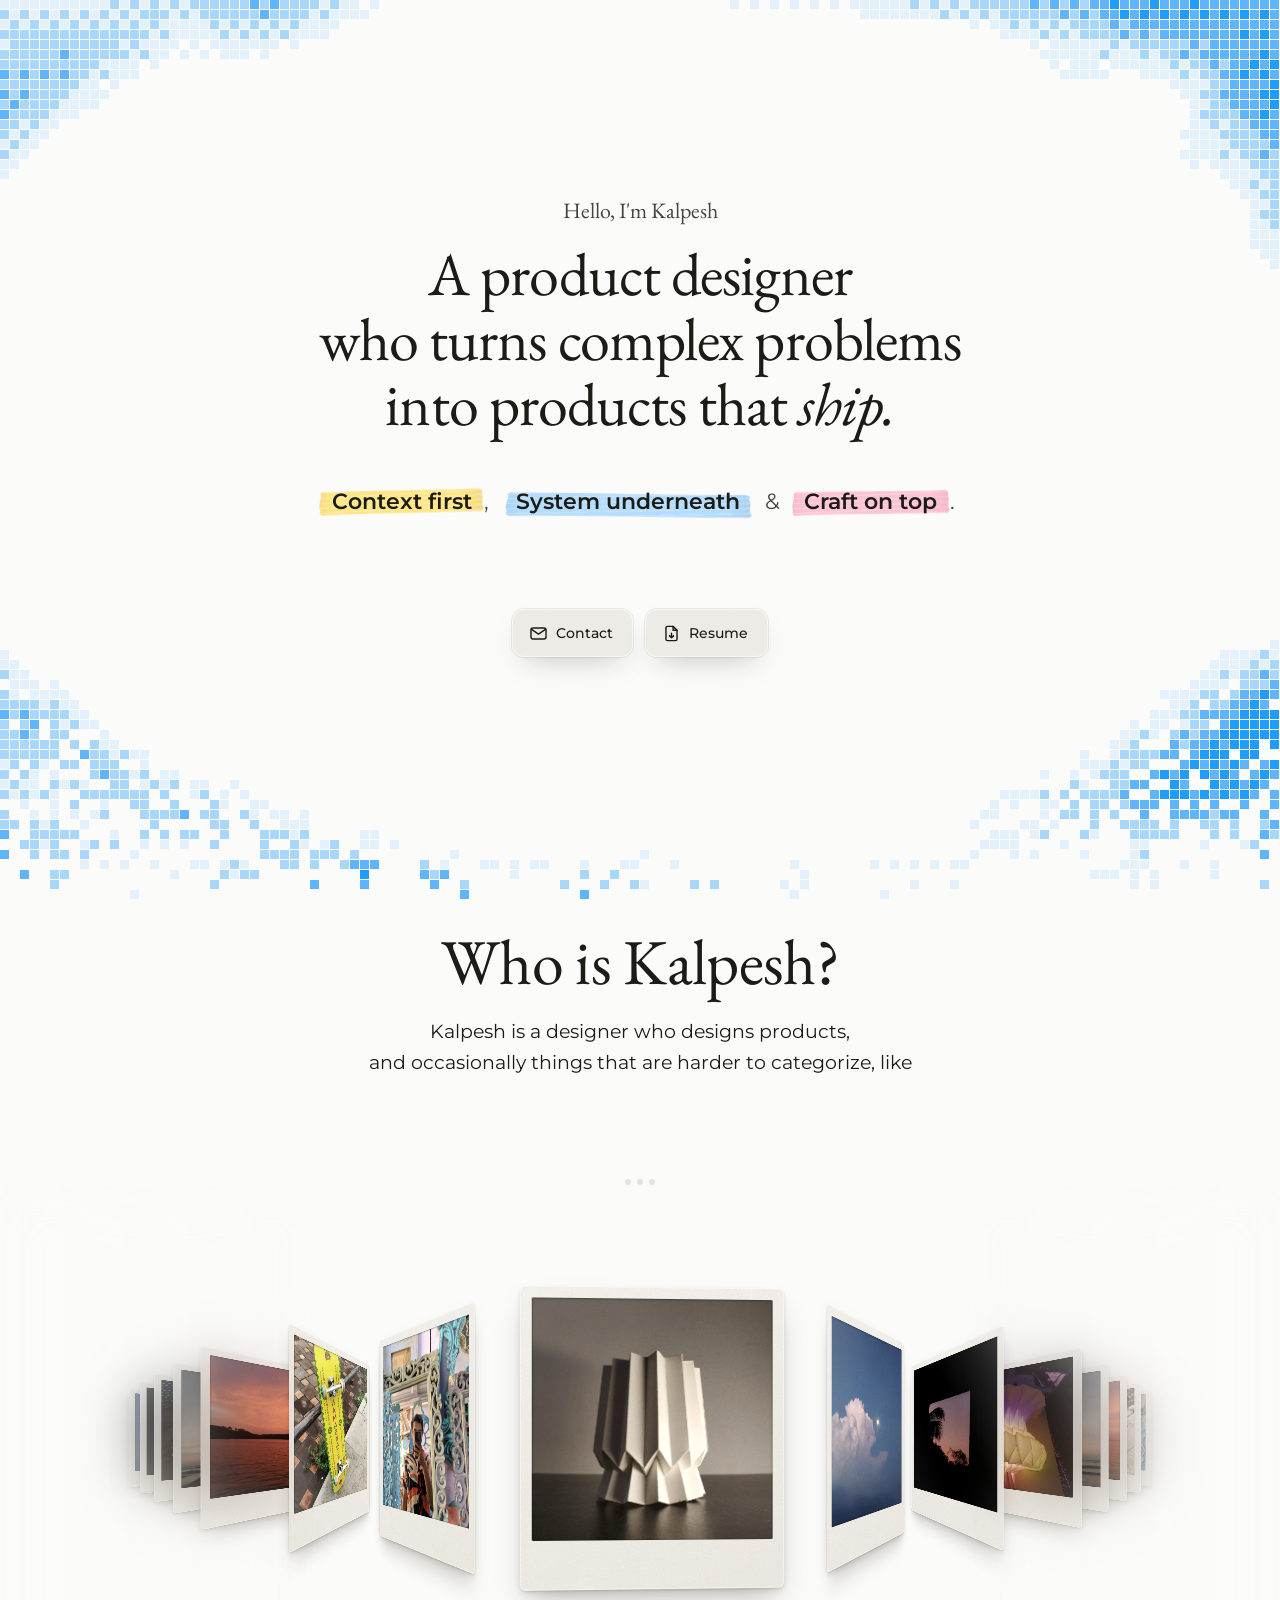
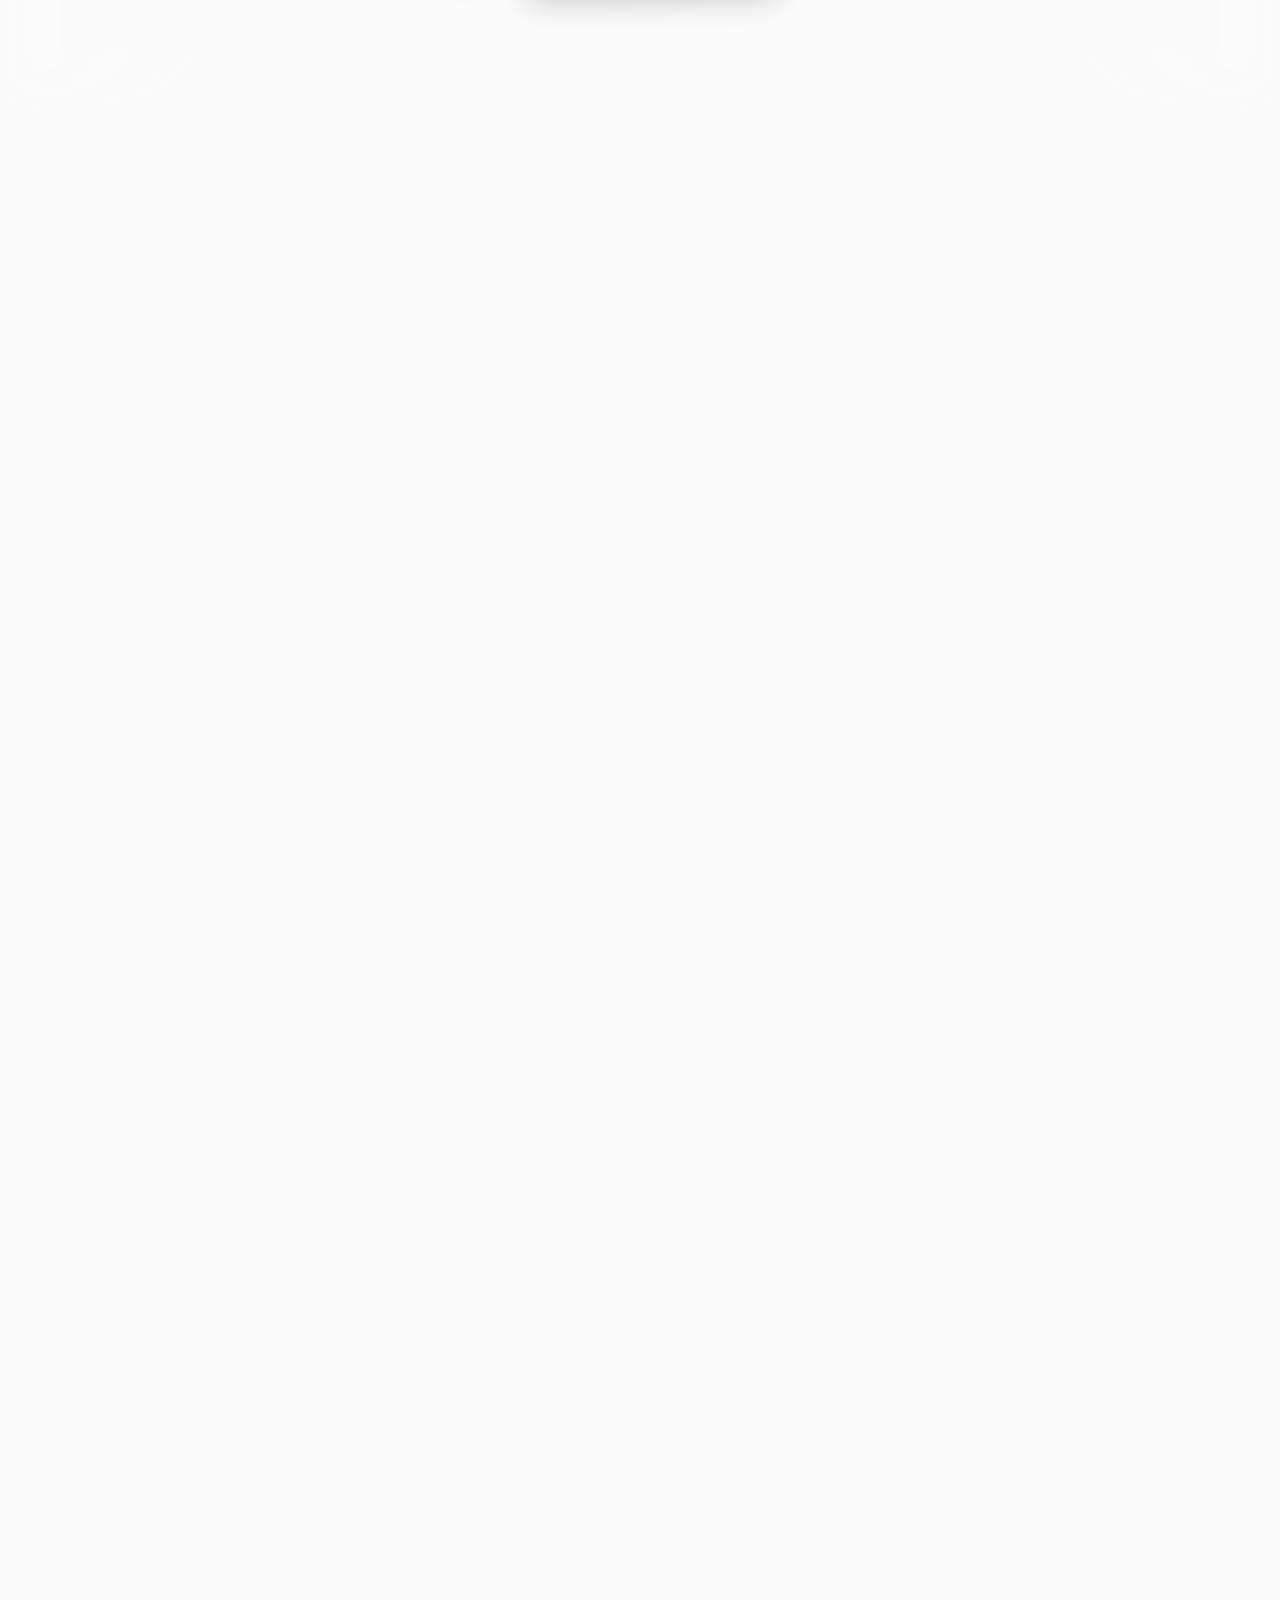
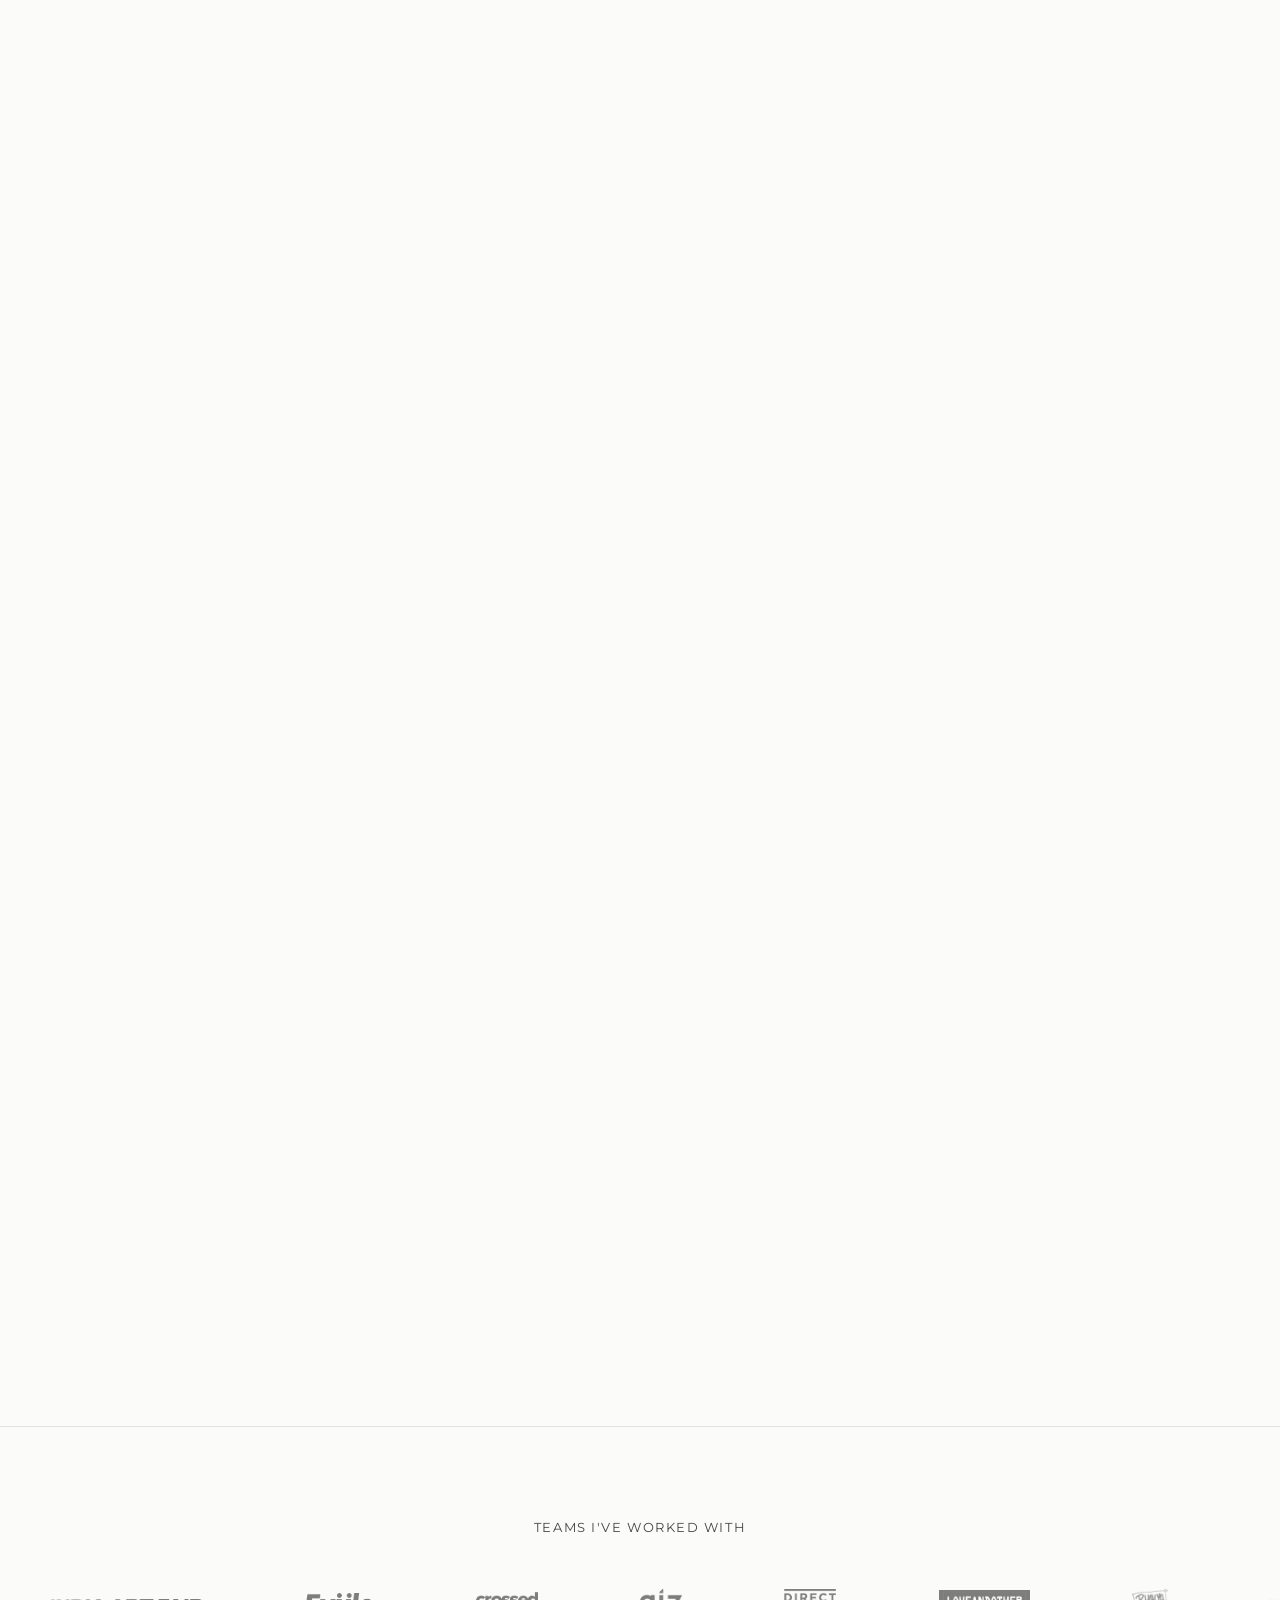
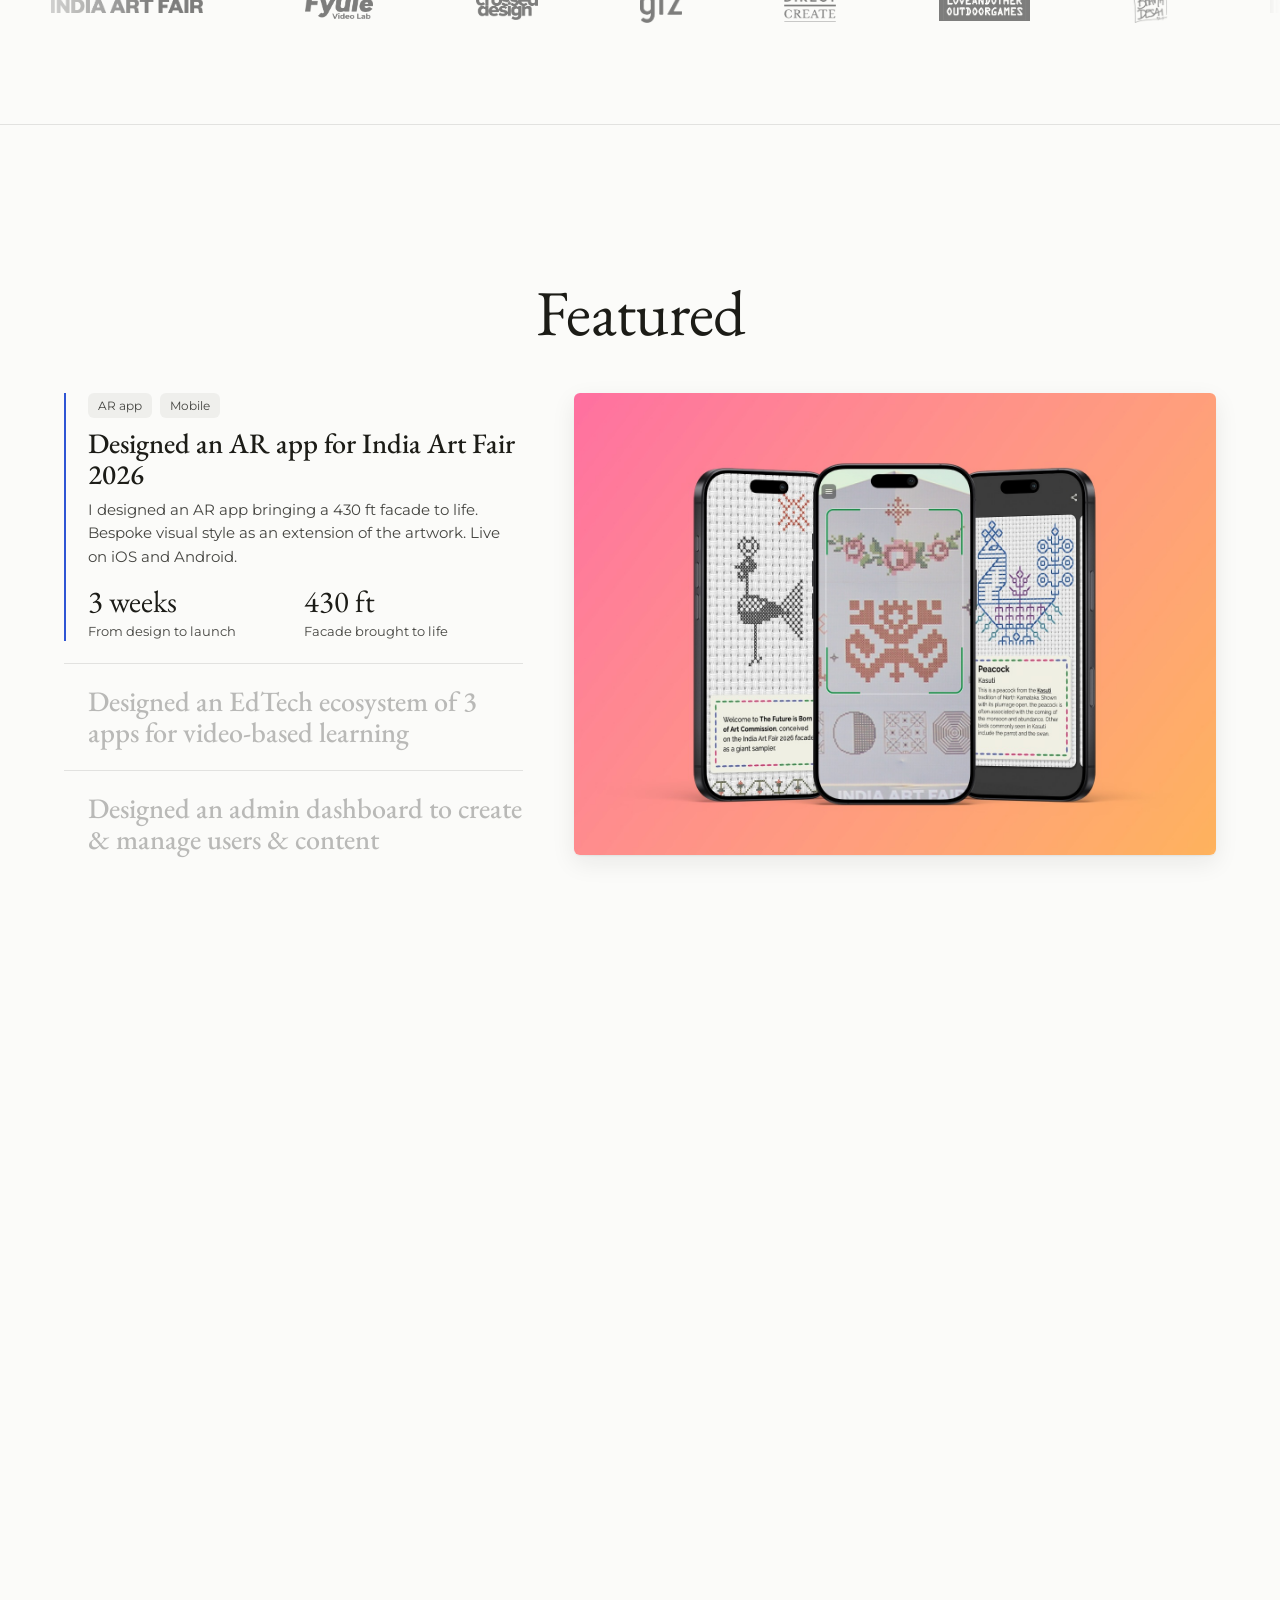
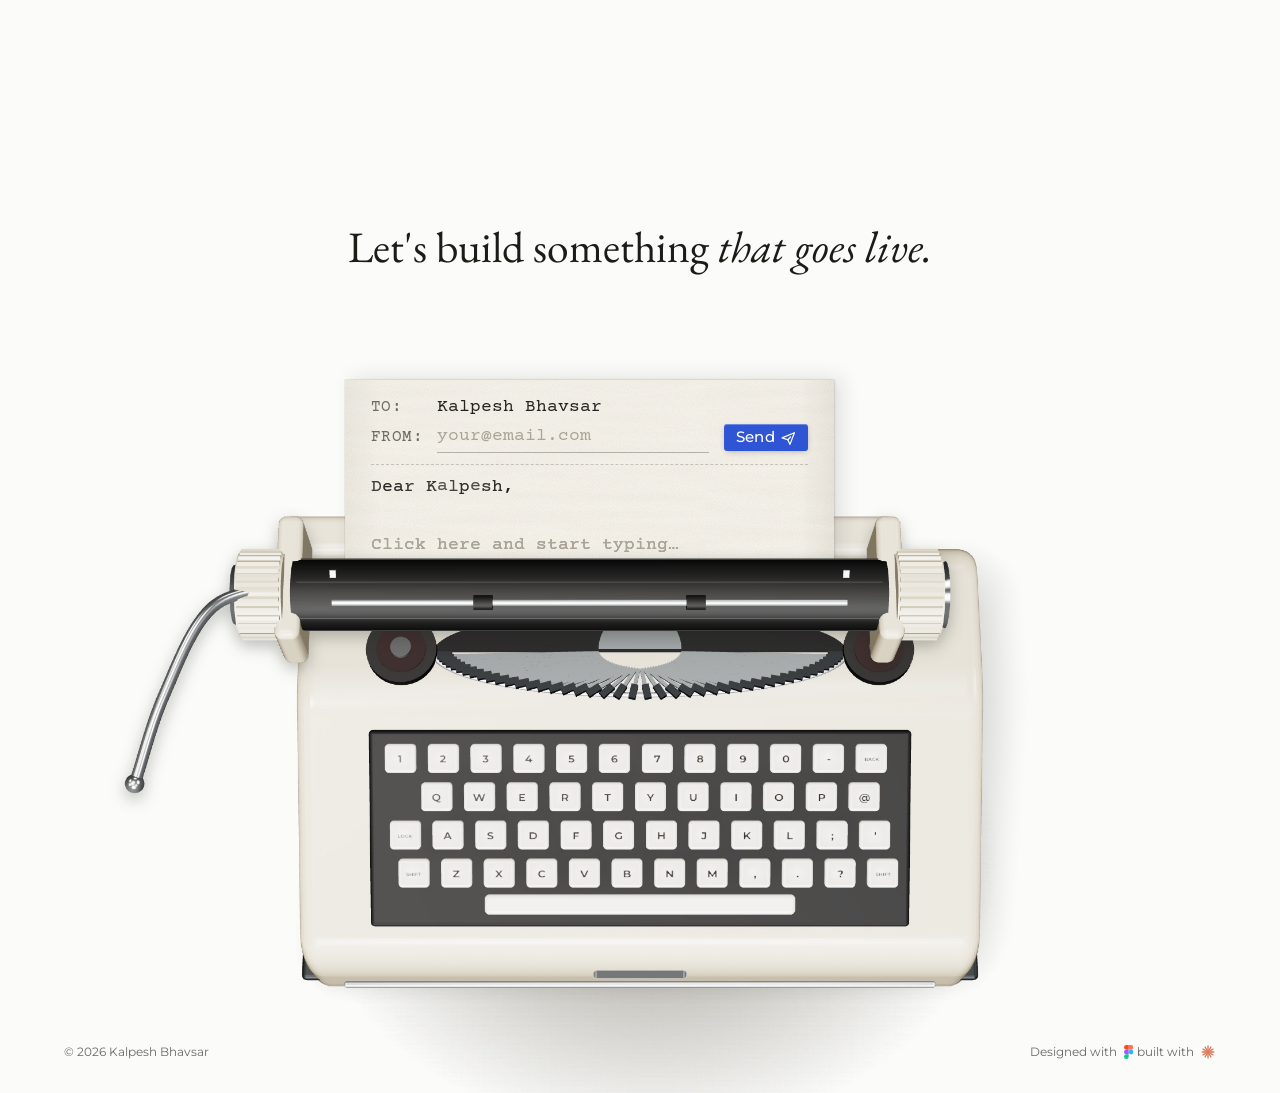
<file: index.html>
<!doctype html>
<html lang="en">
<head>
  <meta charset="utf-8">
  <meta name="viewport" content="width=device-width, initial-scale=1, maximum-scale=1">
  <title>Kalpesh — Product Designer</title>
  <meta name="description" content="Product designer who designs products that go live.">
  <meta property="og:title" content="Kalpesh — Product Designer">
  <meta property="og:description" content="Product designer who designs products that go live.">
  <meta property="og:type" content="website">
  <link rel="icon" href="data:image/svg+xml,%3Csvg xmlns='http://www.w3.org/2000/svg' viewBox='0 0 32 32'%3E%3Crect width='32' height='32' rx='8' fill='%231c1c17'/%3E%3Ctext x='16' y='23' font-family='Georgia,serif' font-size='20' fill='%23fbfbf9' text-anchor='middle'%3EK%3C/text%3E%3C/svg%3E">

  <!-- Fonts: EB Garamond (headings) + Montserrat (body) -->
  <link rel="preconnect" href="https://fonts.googleapis.com">
  <link rel="preconnect" href="https://fonts.gstatic.com" crossorigin>
  <!-- Fonts load in the background so the page never waits for them -->
  <link rel="preload" as="style" href="https://fonts.googleapis.com/css2?family=EB+Garamond:ital,wght@0,400;0,500;1,400&family=Montserrat:wght@400;500;600&family=Courier+Prime&display=swap">
  <link rel="stylesheet" href="https://fonts.googleapis.com/css2?family=EB+Garamond:ital,wght@0,400;0,500;1,400&family=Montserrat:wght@400;500;600&family=Courier+Prime&display=swap" media="print" onload="this.media='all'">
  <noscript><link rel="stylesheet" href="https://fonts.googleapis.com/css2?family=EB+Garamond:ital,wght@0,400;0,500;1,400&family=Montserrat:wght@400;500;600&family=Courier+Prime&display=swap"></noscript>

  <link rel="stylesheet" href="styles.css?v=31">
  <!-- The site colour (buttons, highlights and the landing wall) -->
  <script src="theme.js?v=31"></script>
  <!-- Turn on scroll motion unless the visitor asked their device for less motion -->
  <script>if (!matchMedia("(prefers-reduced-motion: reduce)").matches) document.documentElement.classList.add("motion-ok");</script>
</head>
<body>

  <!-- Landing: a pixel sky behind the greeting, headline, and the three ideas on highlighter strokes (point at one for its line).
       The Contact and Resume buttons fly down into the bottom bar as you scroll (main.js). -->
  <section class="landing" id="home">
    <!-- Pixel sky: dithered blue clouds around the edges (main.js) -->
    <canvas class="landing__sky" id="landing-sky" aria-hidden="true"></canvas>
    <div class="landing__in">
      <p class="landing__greeting" data-content="landing.greeting"></p>
      <h1 class="landing__headline" id="landing-headline"></h1>
      <p class="landing__pillars" id="landing-pillars"></p>
      <p class="landing__more" id="landing-more" aria-live="polite"></p>
      <div class="landing__ctas" id="landing-ctas"></div>
    </div>
  </section>

  <!-- About: the text steps through on scroll while the polaroids glide past in a depth carousel (main.js) -->
  <section class="about" id="about">
    <div class="about__stage">
      <h2 class="section-heading" data-content="about.heading"></h2>
      <p class="about__text" data-content="about.text"></p>
      <div class="about__steps" id="about-steps" aria-live="polite"></div>
      <div class="about__dots" id="about-dots" aria-hidden="true"></div>
      <div class="carousel" id="polaroids" aria-hidden="true"></div>
    </div>
  </section>

  <!-- Logo strip -->
  <section class="logos" aria-label="Clients">
    <p class="logos__heading" data-reveal data-content="logos.heading"></p>
    <div class="logos__track-wrap" data-reveal style="--d:1">
      <div class="logos__track" id="logo-track"></div>
    </div>
  </section>

  <!-- Work -->
  <section class="work" id="work">
    <div class="work__stage">
      <h2 class="section-heading" data-content="work.heading"></h2>
      <div class="work__layout">
        <ol class="work__list" id="work-list"></ol>
        <div class="work__media" id="work-media" aria-hidden="true"></div>
      </div>
    </div>
  </section>

  <!-- Footer -->
  <footer class="footer" id="contact">
    <h2 class="footer__heading">
      <span data-reveal data-content="footer.heading"></span>
      <em data-reveal style="--d:1" data-content="footer.headingItalic"></em>
    </h2>
    <!-- Typewriter contact form (typewriter.js). Email, LinkedIn and Resume are in the
         bottom bar, which opens up with labels when you reach this footer (nav.js) -->
    <div class="typewriter" id="typewriter"></div>
    <!-- Sits on the same line as the bottom bar, at the left and right edges -->
    <div class="footer__credits">
      <p class="footer__copy" data-content="footer.copyright"></p>
      <p class="footer__made" id="footer-made"></p>
    </div>
  </footer>

  <!-- Floating nav bar -->
  <nav class="nav" aria-label="Main"></nav>   <!-- built by nav.js -->

  <script src="content.js?v=31"></script>
  <script src="nav.js?v=31"></script>
  <script src="footer.js?v=31"></script>
  <script src="main.js?v=31"></script>
  <script src="mtw.js?v=31"></script>
  <script src="typewriter.js?v=31"></script>
</body>
</html>
</file>
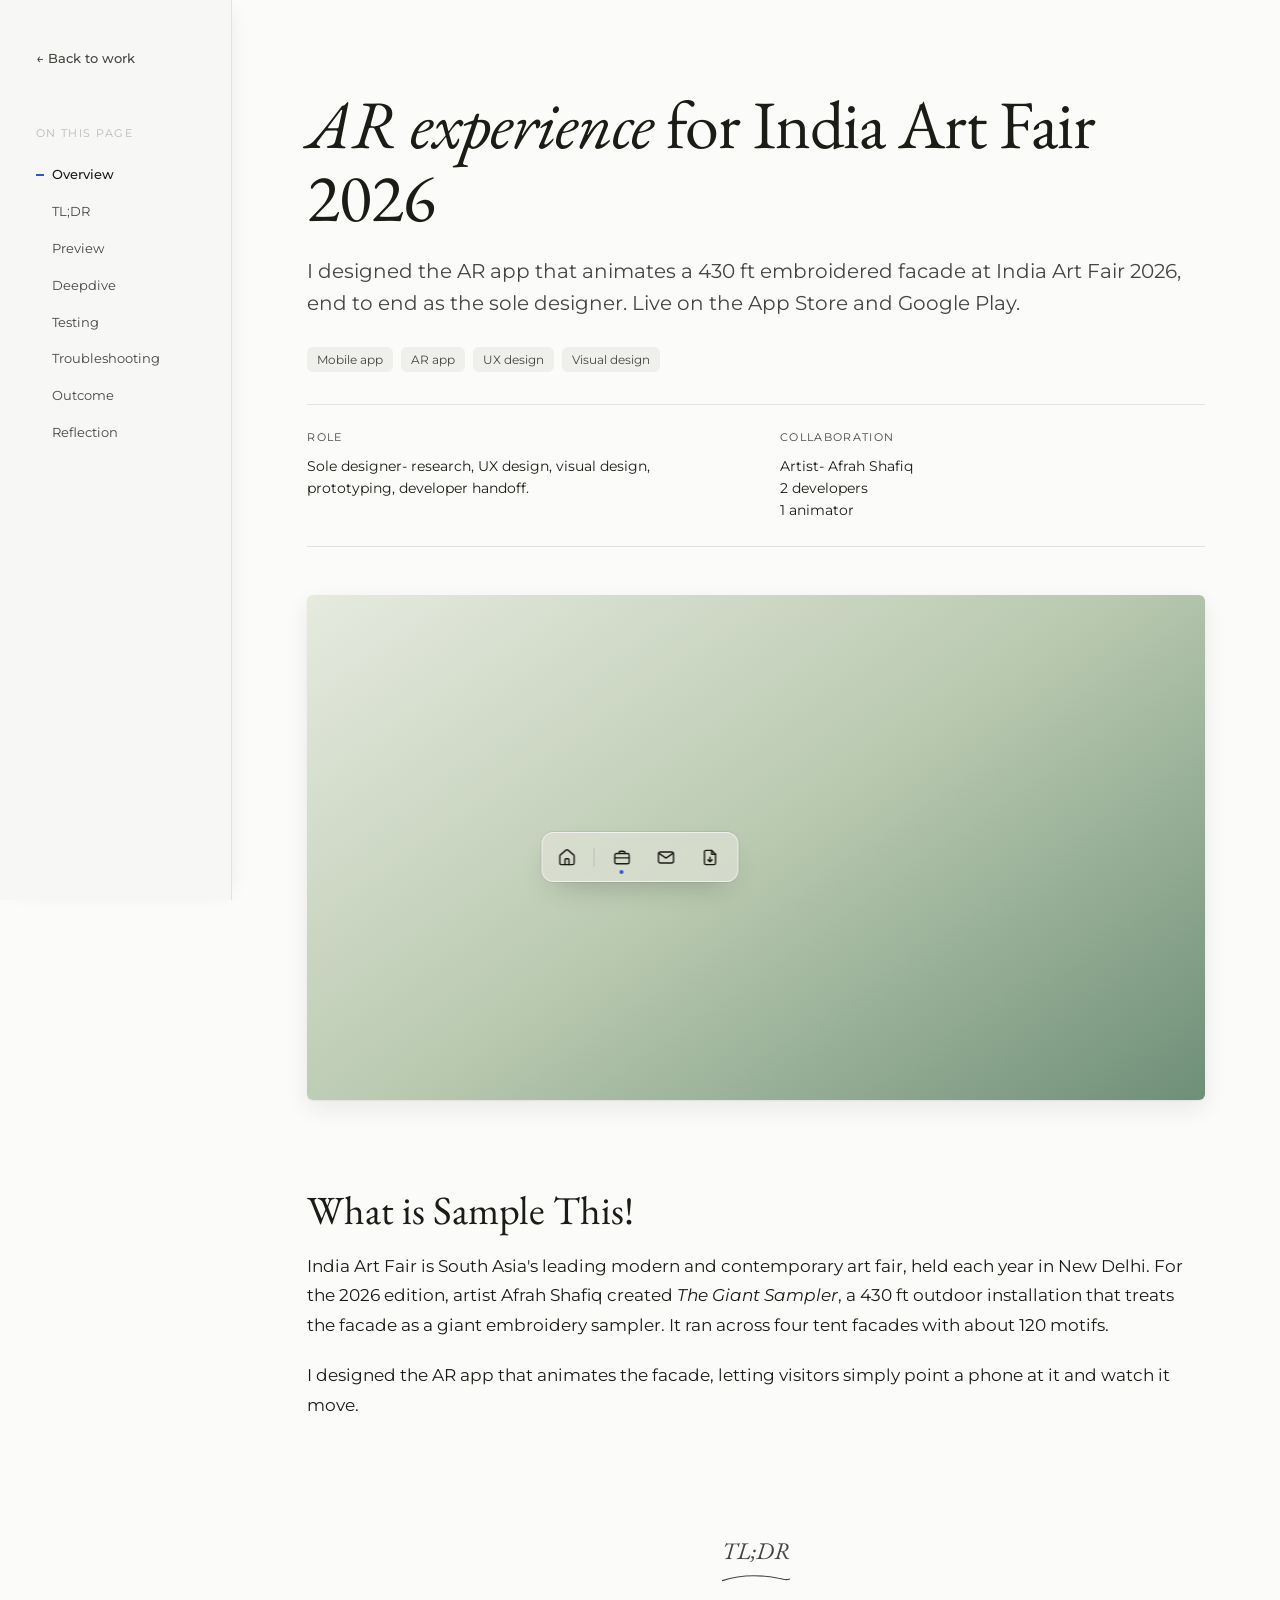
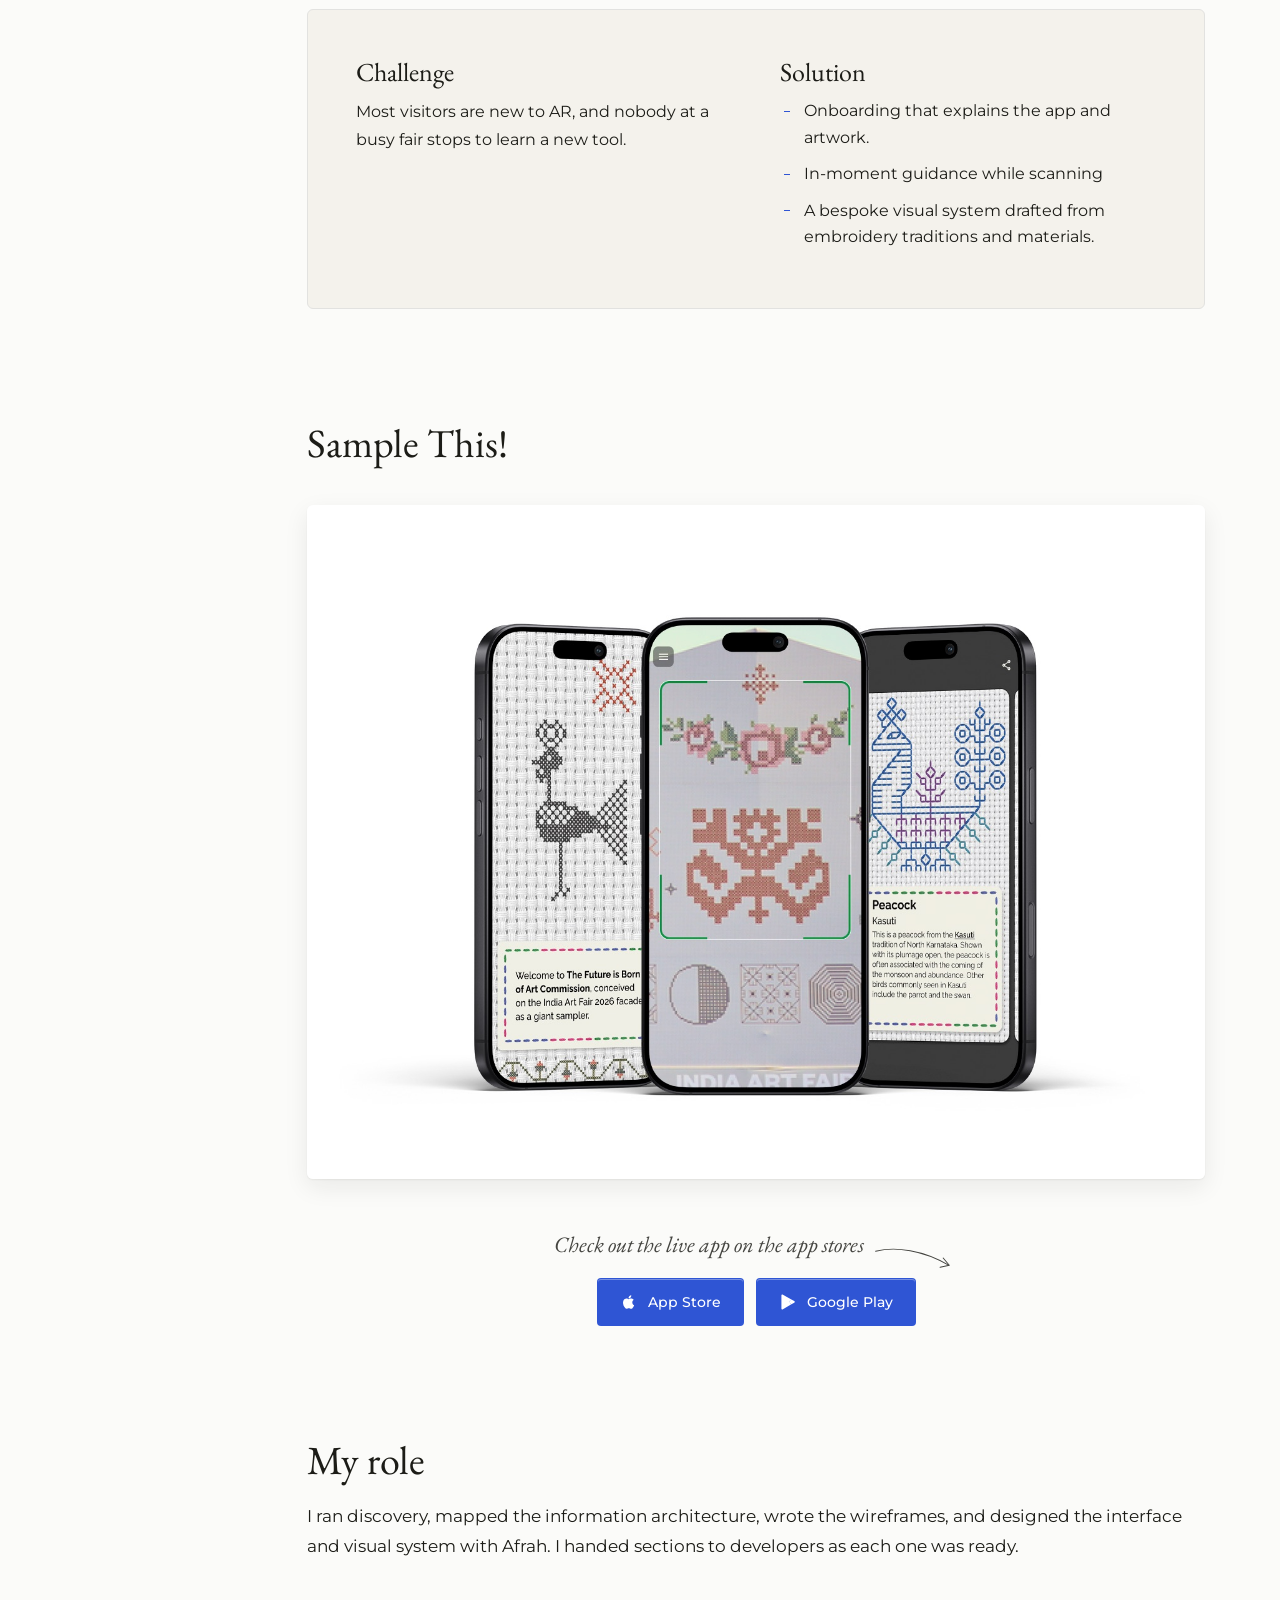
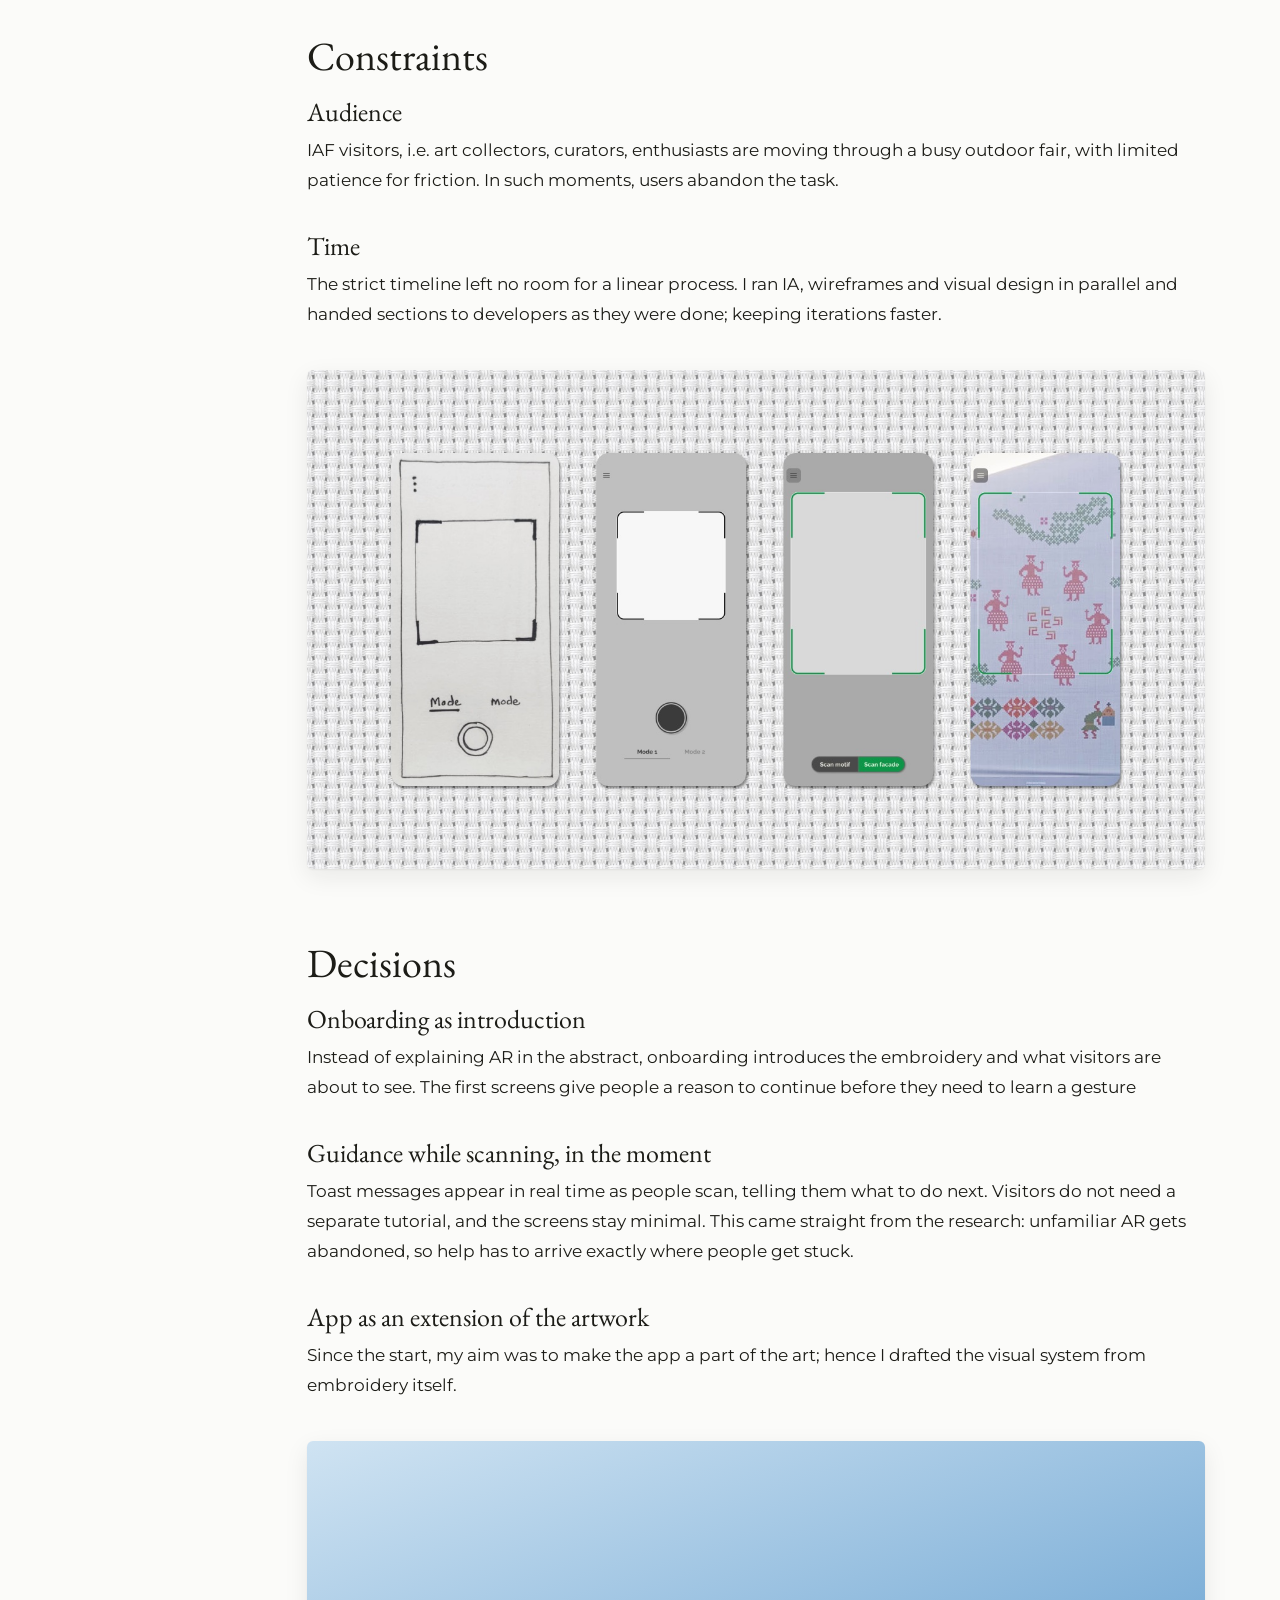
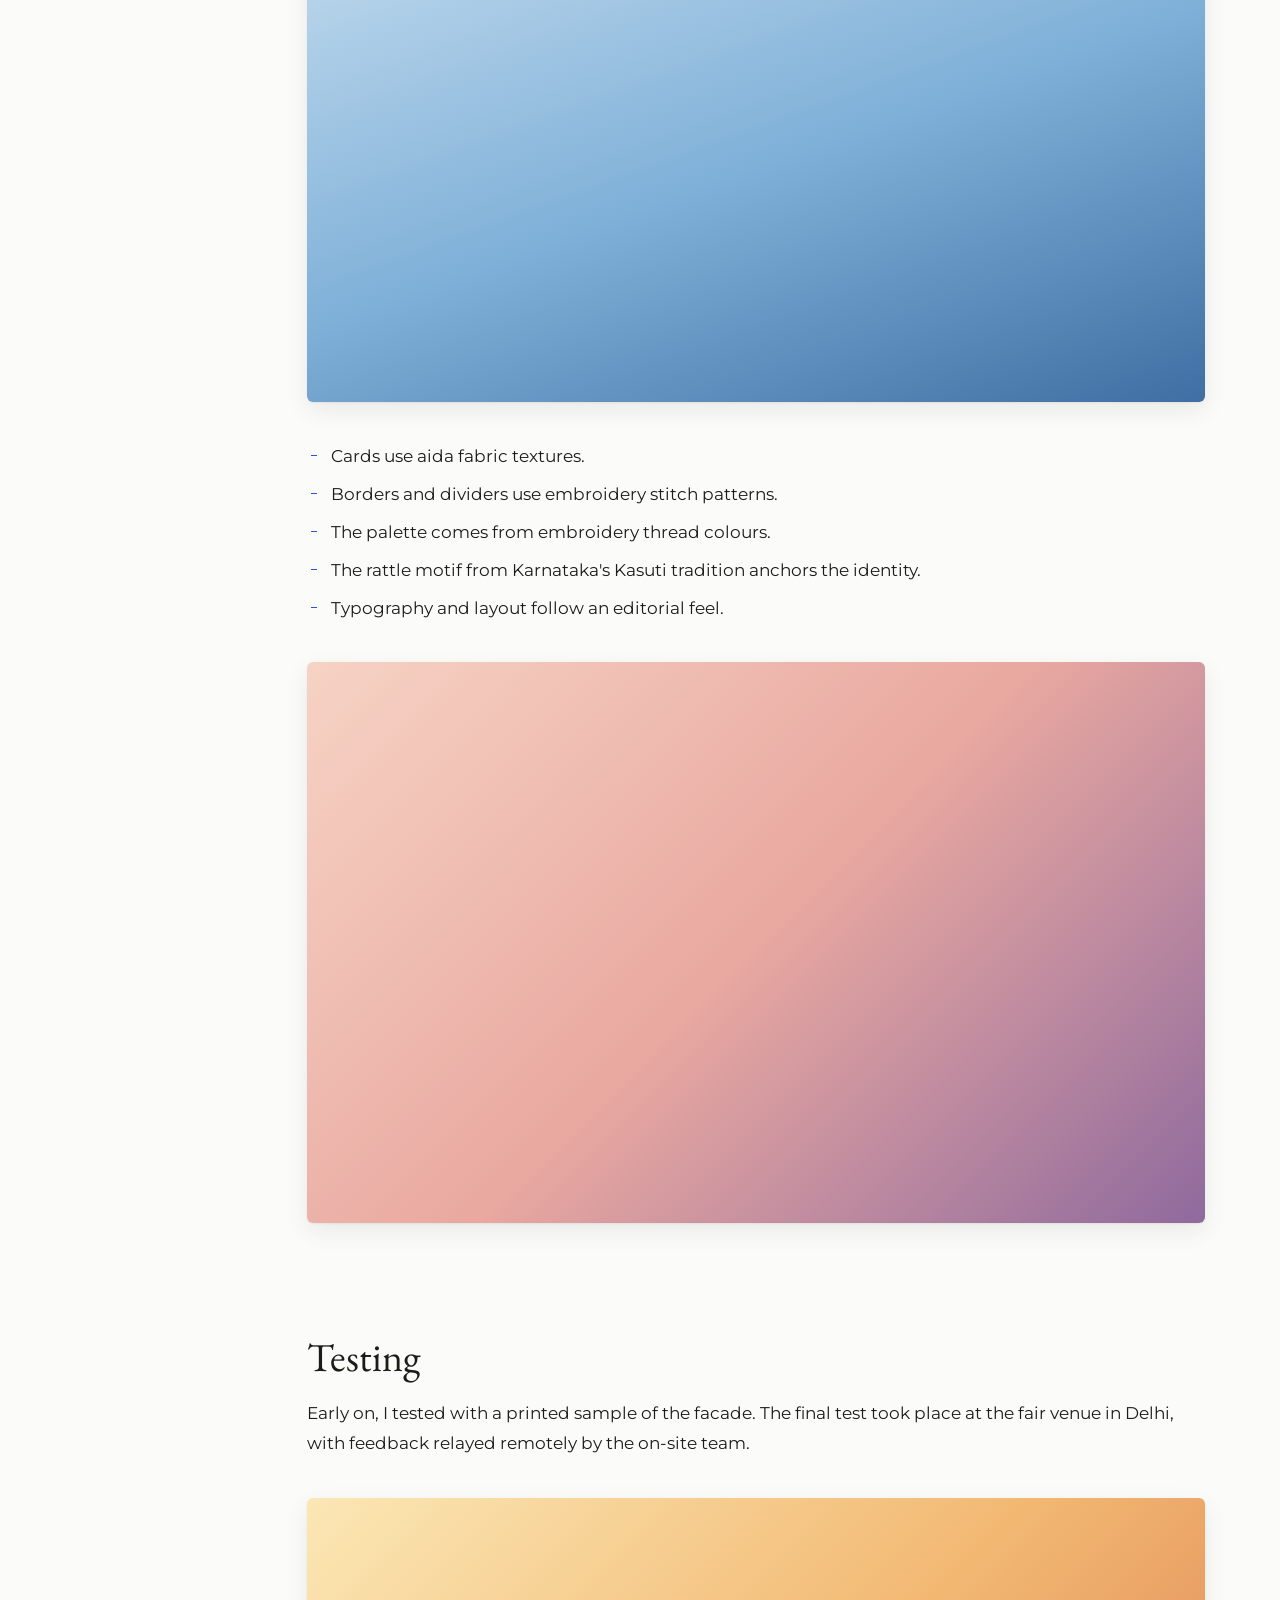
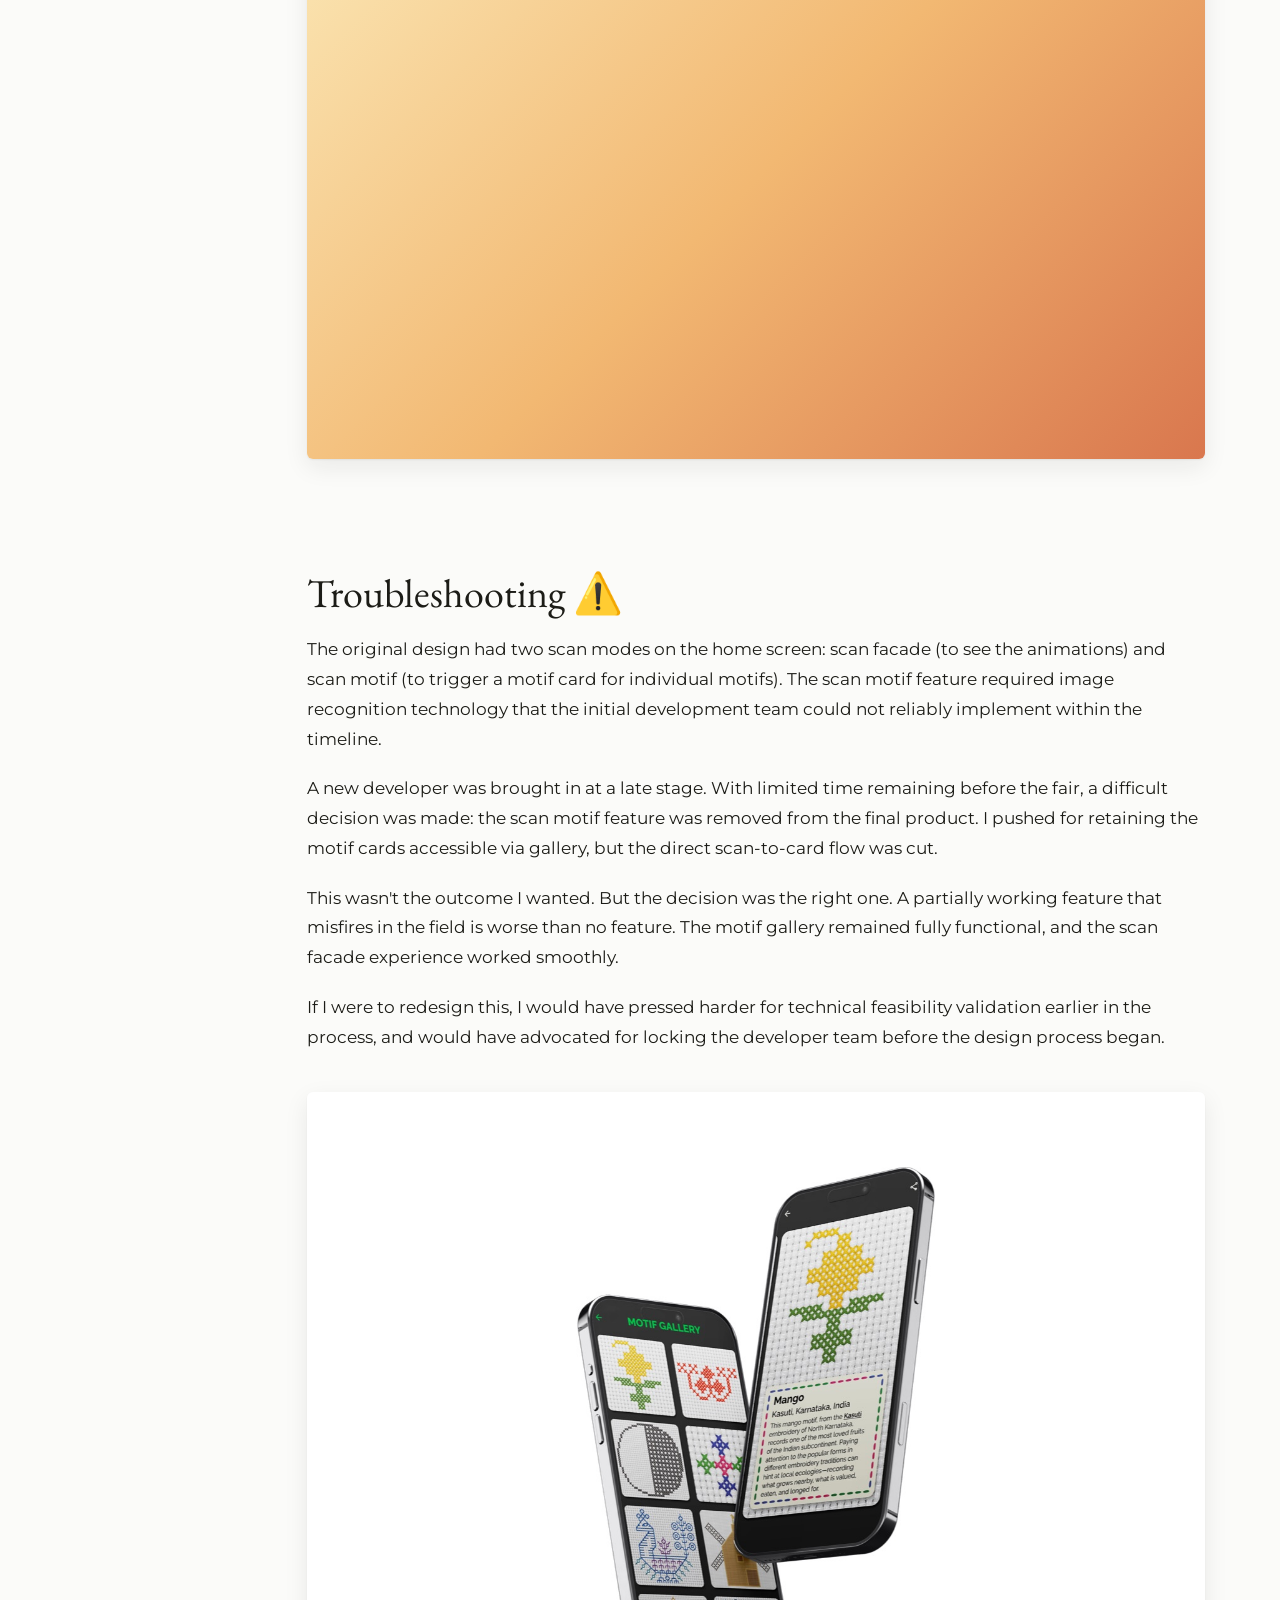
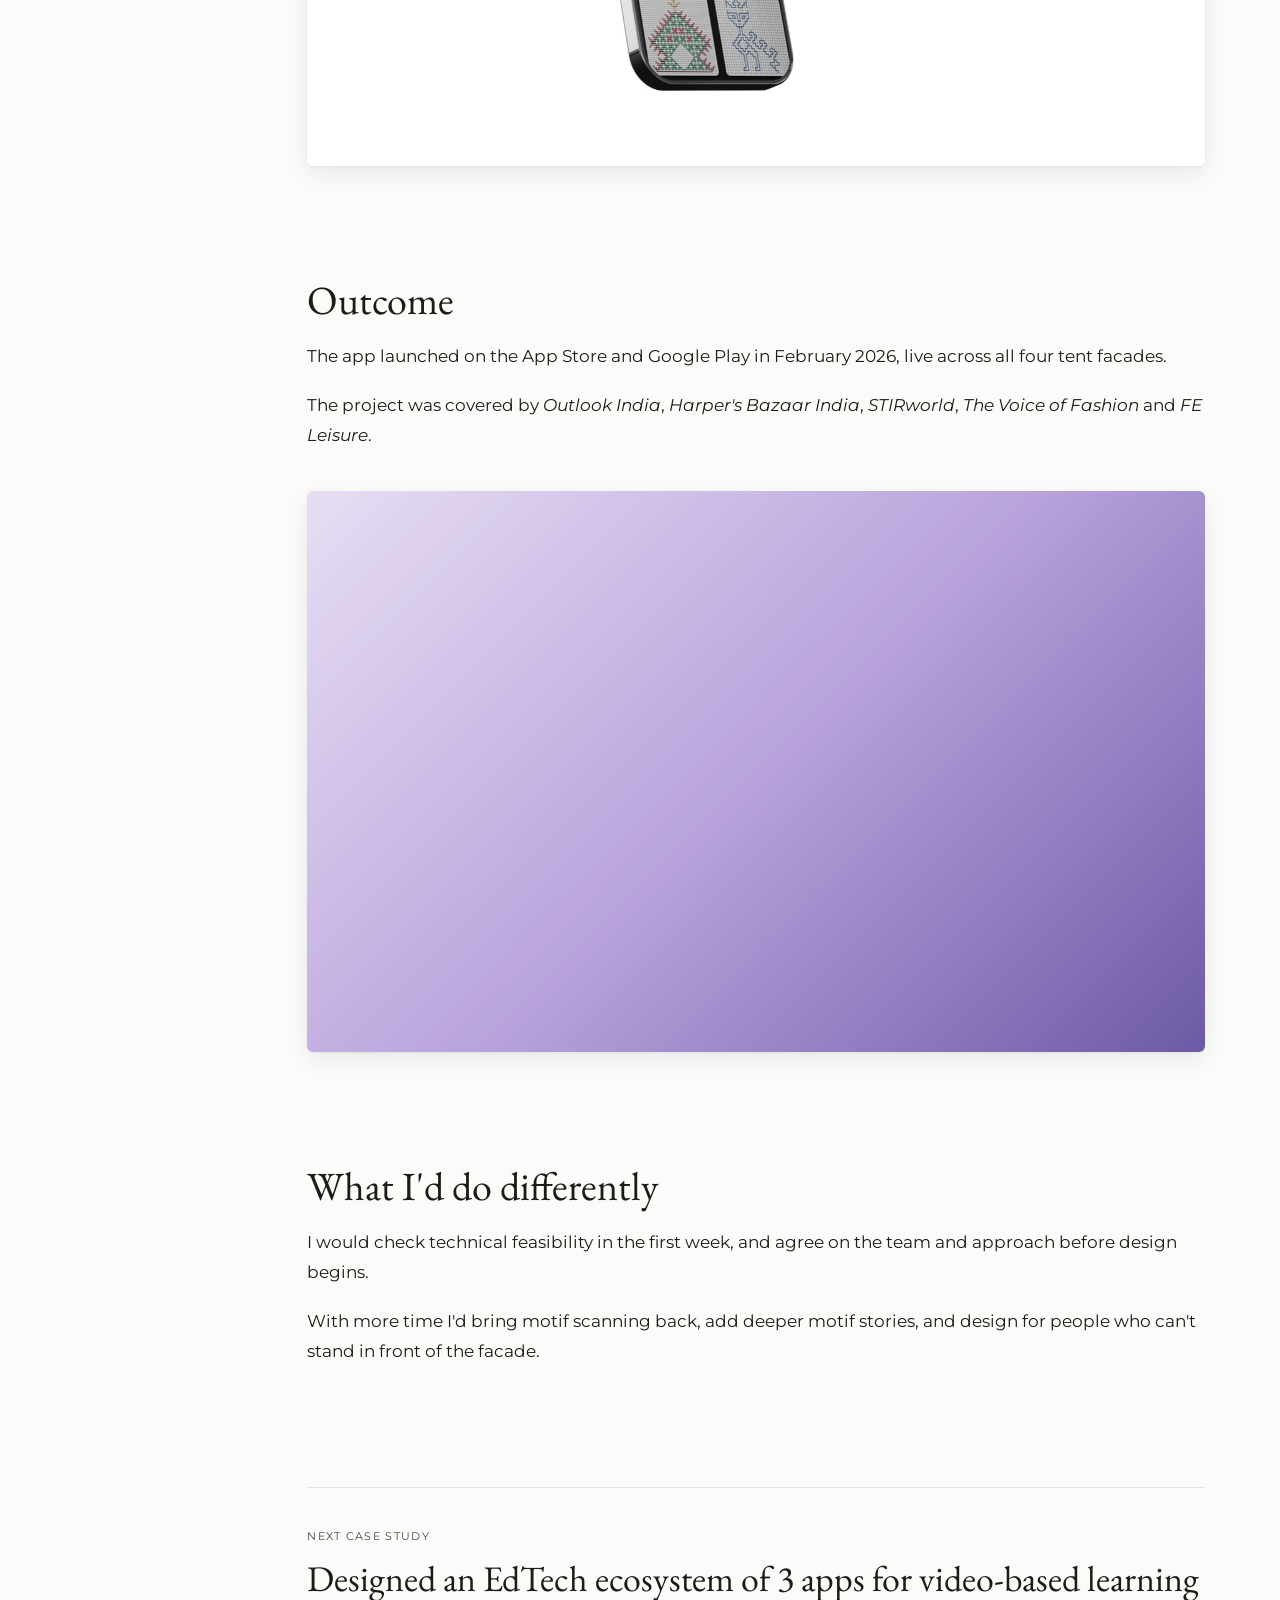
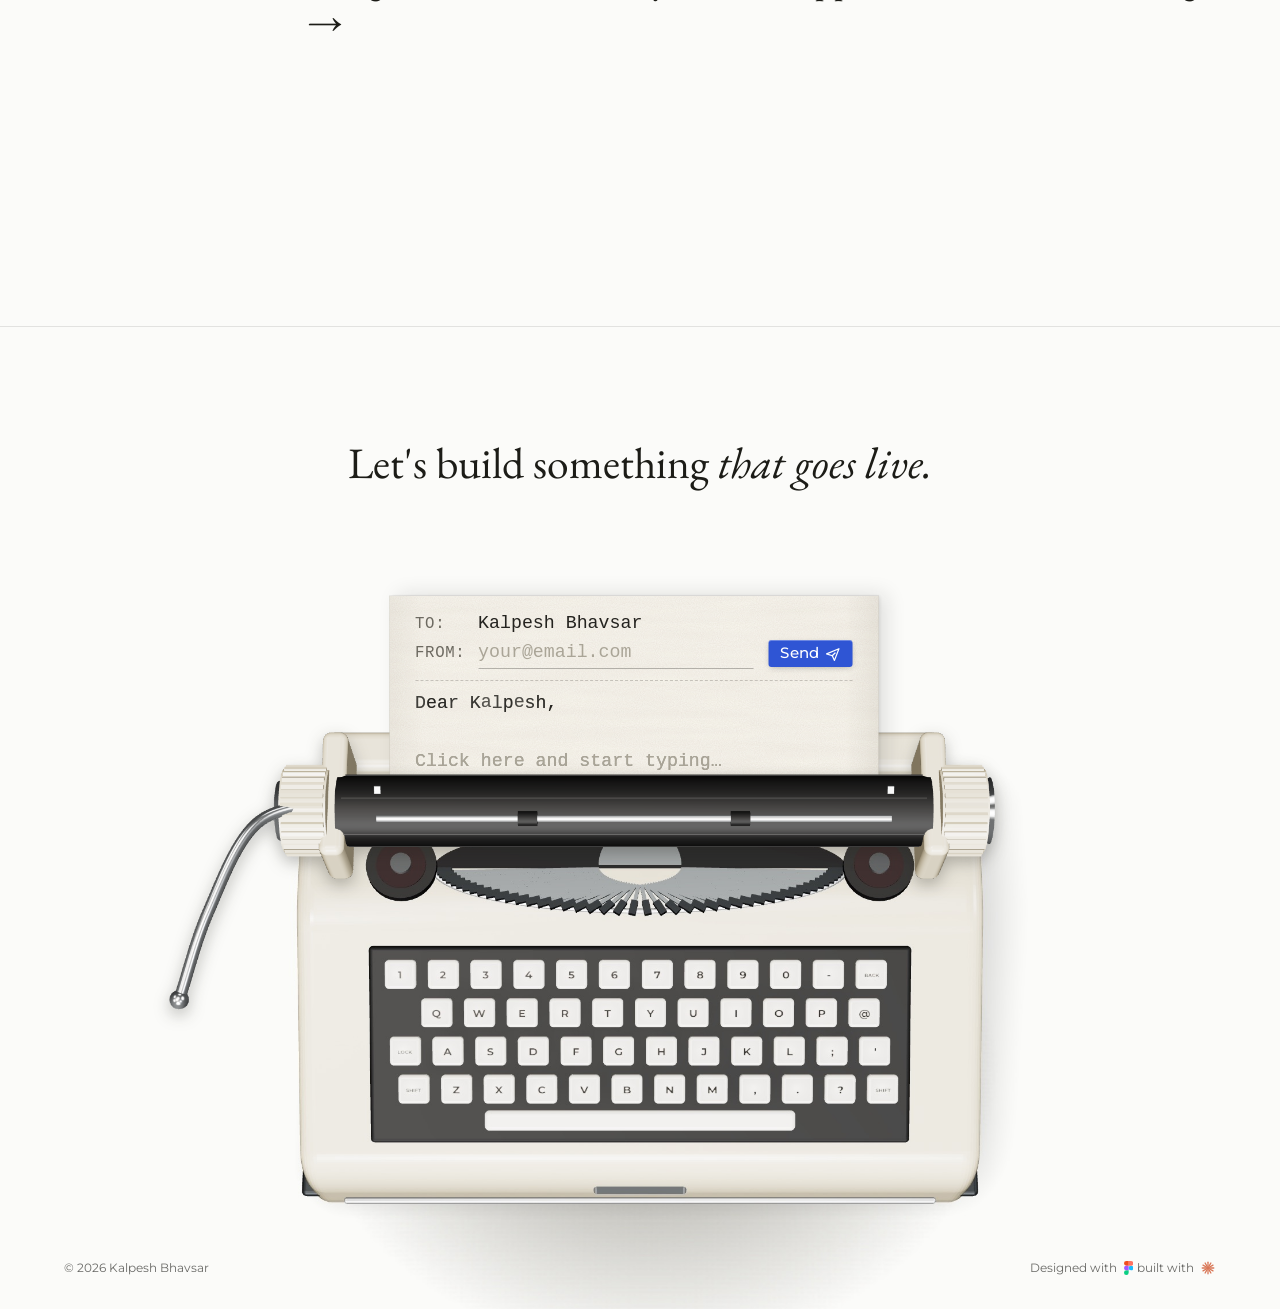
<file: project.html>
<!doctype html>
<html lang="en">
<head>
  <meta charset="utf-8">
  <meta name="viewport" content="width=device-width, initial-scale=1, maximum-scale=1">
  <title>Case study</title>
  <link rel="icon" href="data:image/svg+xml,%3Csvg xmlns='http://www.w3.org/2000/svg' viewBox='0 0 32 32'%3E%3Crect width='32' height='32' rx='8' fill='%231c1c17'/%3E%3Ctext x='16' y='23' font-family='Georgia,serif' font-size='20' fill='%23fbfbf9' text-anchor='middle'%3EK%3C/text%3E%3C/svg%3E">
  <link rel="preconnect" href="https://fonts.googleapis.com">
  <link rel="preconnect" href="https://fonts.gstatic.com" crossorigin>
  <!-- Fonts load in the background so the page never waits for them -->
  <link rel="preload" as="style" href="https://fonts.googleapis.com/css2?family=EB+Garamond:ital,wght@0,400;0,500;1,400&family=Montserrat:wght@400;500;600&display=swap">
  <link rel="stylesheet" href="https://fonts.googleapis.com/css2?family=EB+Garamond:ital,wght@0,400;0,500;1,400&family=Montserrat:wght@400;500;600&display=swap" media="print" onload="this.media='all'">
  <noscript><link rel="stylesheet" href="https://fonts.googleapis.com/css2?family=EB+Garamond:ital,wght@0,400;0,500;1,400&family=Montserrat:wght@400;500;600&display=swap"></noscript>
  <link rel="stylesheet" href="styles.css?v=31">
  <!-- The site colour (buttons, highlights and the landing wall) -->
  <script src="theme.js"></script>
</head>
<body class="case-page">
  <!-- Reading progress line along the top -->
  <div class="read-progress" aria-hidden="true"><span id="read-progress"></span></div>

  <!-- Everything below is filled in by case.js from content.js -->
  <div class="case-layout">
    <aside class="case-nav" aria-label="Sections">
      <a class="case-nav__back" id="back" href="index.html#work"></a>
      <p class="case-nav__label" id="sections-label"></p>
      <ol class="case-nav__list" id="section-links"></ol>
    </aside>

    <main class="case">
      <a class="case__back" id="back-mobile" href="index.html#work"></a>
      <header class="case__header">
        <h1 class="case__title" id="title"></h1>
        <ul class="project__tags" id="tags"></ul>
        <p class="case__client" id="client"></p>
      </header>
      <div id="hero"></div>
      <div id="sections"></div>
      <a class="case__next" id="next"></a>
    </main>
  </div>

  <!-- The same footer as the home page: heading, typewriter contact form, credits -->
  <footer class="footer" id="contact">
    <h2 class="footer__heading">
      <span data-content="footer.heading"></span>
      <em data-content="footer.headingItalic"></em>
    </h2>
    <div class="typewriter" id="typewriter"></div>
    <div class="footer__credits">
      <p class="footer__copy" data-content="footer.copyright"></p>
      <p class="footer__made" id="footer-made"></p>
    </div>
  </footer>

  <!-- Floating nav bar (same as the home page) -->
  <nav class="nav" aria-label="Main"></nav>   <!-- built by nav.js -->

  <script src="content.js?v=31"></script>
  <script src="nav.js?v=31"></script>
  <script src="footer.js?v=31"></script>
  <script src="case.js?v=31"></script>
  <script src="mtw.js?v=31"></script>
  <script src="typewriter.js?v=31"></script>
</body>
</html>
</file>
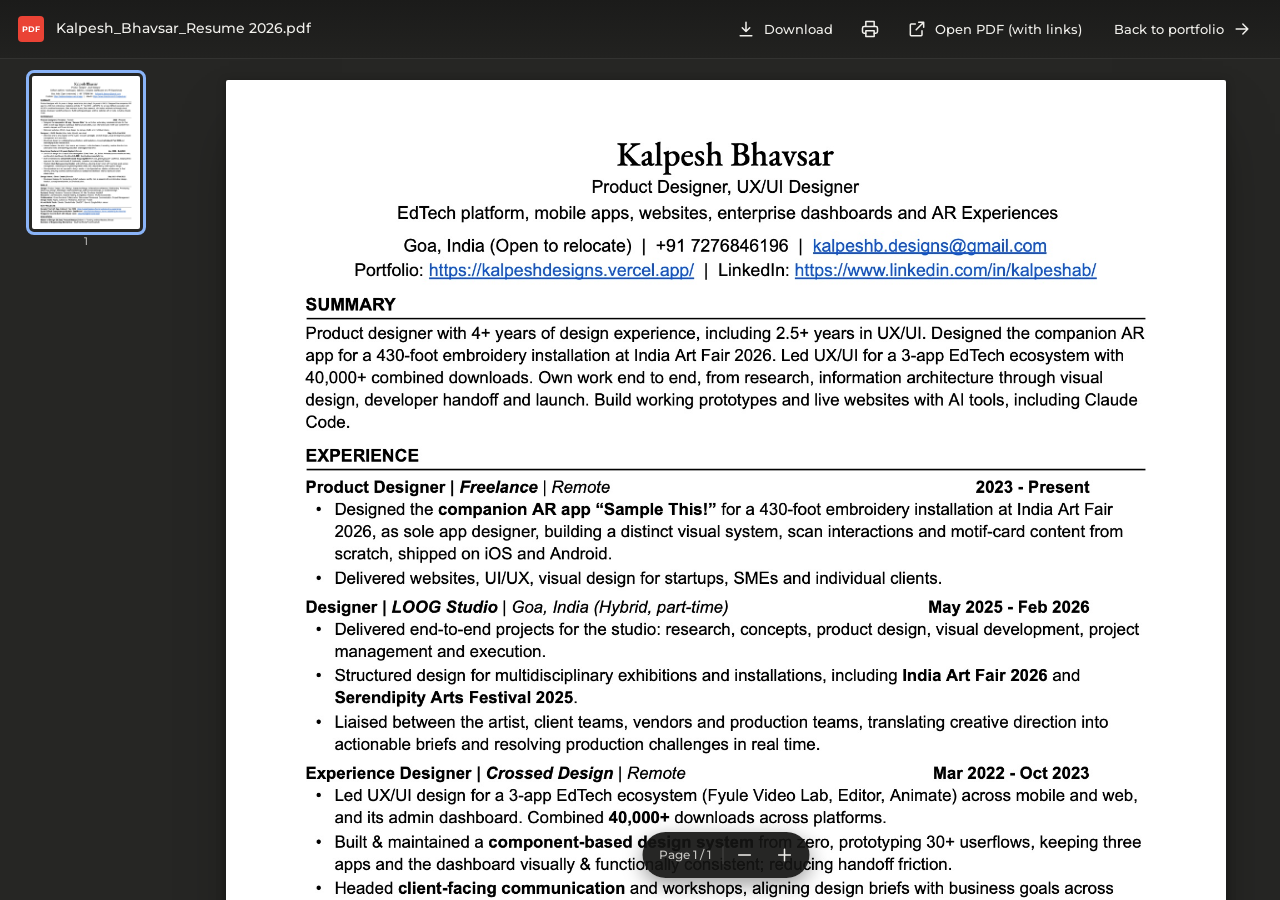
<file: resume.html>
<!doctype html>
<html lang="en">
<head>
<meta charset="utf-8">
<meta name="viewport" content="width=device-width, initial-scale=1">
<title>Resume · Kalpesh Bhavsar</title>
<meta name="robots" content="noindex">
<link rel="preconnect" href="https://fonts.googleapis.com">
<link rel="preconnect" href="https://fonts.gstatic.com" crossorigin>
<link rel="stylesheet" href="https://fonts.googleapis.com/css2?family=Montserrat:wght@400;500;600&display=swap">
<style>
  /* A file preview in the style of Google Drive: dark backdrop, file bar on top,
     big pages that scroll, page thumbnails down the side, and zoom at the bottom. */
  :root { --zoom: 1; --accent: #2f55d4; }
  * { box-sizing: border-box; }
  html, body { height: 100%; margin: 0; }
  body { display: grid; grid-template-columns: 172px 1fr; grid-template-rows: auto minmax(0, 1fr); background: #262624; color: #f1f0ec; font: 400 14px/1.4 Montserrat, system-ui, sans-serif; }
  .top { grid-column: 1 / -1; display: flex; align-items: center; gap: 14px; padding: 10px 14px 10px 18px; background: linear-gradient(#1b1b1a, #222220); box-shadow: 0 1px 0 rgba(255,255,255,.06); }
  .file { display: inline-flex; align-items: center; gap: 12px; min-width: 0; font-weight: 500; }
  .file__ico { flex: none; display: grid; place-items: center; width: 26px; height: 26px; border-radius: 4px; background: #ea4335; color: #fff; font: 700 8px/1 Montserrat, sans-serif; letter-spacing: .03em; }
  .file__name { overflow: hidden; text-overflow: ellipsis; white-space: nowrap; }
  .tools { display: inline-flex; align-items: center; gap: 4px; margin-left: auto; }
  .btn { display: inline-flex; align-items: center; gap: 8px; height: 38px; padding: 0 14px; border: 0; border-radius: 999px; background: transparent; color: inherit; font: 500 13px/1 Montserrat, sans-serif; text-decoration: none; cursor: pointer; }
  .btn:hover { background: rgba(255,255,255,.1); }
  .btn--icon { width: 38px; padding: 0; justify-content: center; }
  .btn svg { width: 20px; height: 20px; fill: none; stroke: currentColor; stroke-width: 1.8; stroke-linecap: round; stroke-linejoin: round; }
  .thumbs { display: flex; flex-direction: column; align-items: center; gap: 16px; padding: 18px 0 24px; overflow-y: auto; }
  .thumb { display: grid; justify-items: center; gap: 7px; padding: 0; border: 0; background: none; color: rgba(241,240,236,.7); font: 500 11px/1 Montserrat, sans-serif; cursor: pointer; }
  .thumb img { width: 108px; border-radius: 2px; outline: 3px solid transparent; outline-offset: 3px; transition: outline-color .2s ease; }
  .thumb.is-on img { outline-color: #8ab4f8; }
  .thumb:hover img { outline-color: rgba(255,255,255,.35); }
  .scroll { position: relative; overflow: auto; padding: 22px 24px 96px; }
  .pages { display: grid; justify-items: center; gap: 22px; }
  .page { display: block; width: calc(min(1000px, 100%) * var(--zoom)); max-width: none; height: auto; background: #fff; border-radius: 2px; box-shadow: 0 2px 8px rgba(0,0,0,.35), 0 30px 60px -24px rgba(0,0,0,.6); }
  /* the floating page counter and zoom, like Drive */
  .zoombar { position: fixed; left: 50%; bottom: 22px; transform: translateX(calc(-50% + 86px)); display: inline-flex; align-items: center; gap: 2px; padding: 4px 6px; border-radius: 999px; background: rgba(20,20,19,.92); box-shadow: 0 6px 20px rgba(0,0,0,.4); font: 500 12px/1 Montserrat, sans-serif; }
  .zoombar span { padding: 0 10px; color: rgba(241,240,236,.8); }
  .zoombar i { width: 1px; height: 18px; background: rgba(255,255,255,.15); }
  @media (max-width: 900px) {
    body { grid-template-columns: 1fr; }
    .thumbs, .btn__label { display: none; }
    .scroll { padding: 12px 10px 90px; }
    .zoombar { transform: translateX(-50%); }
  }
</style>
</head>
<body>
<header class="top">
  <span class="file"><span class="file__ico" aria-hidden="true">PDF</span><span class="file__name" id="name">Resume</span></span>
  <span class="tools">
    <a class="btn" id="dl" download><svg viewBox="0 0 24 24" aria-hidden="true"><path d="M12 4v11M7.5 10.5 12 15l4.5-4.5M5 20h14"/></svg><span class="btn__label">Download</span></a>
    <button class="btn btn--icon" id="print" type="button" aria-label="Print"><svg viewBox="0 0 24 24" aria-hidden="true"><path d="M7 9V3h10v6M7 17H5a2 2 0 0 1-2-2v-4a2 2 0 0 1 2-2h14a2 2 0 0 1 2 2v4a2 2 0 0 1-2 2h-2"/><path d="M7 14h10v7H7z"/></svg></button>
    <a class="btn" id="pdf" target="_blank" rel="noopener"><svg viewBox="0 0 24 24" aria-hidden="true"><path d="M14 4h6v6M20 4l-9 9M18 14v5a1 1 0 0 1-1 1H5a1 1 0 0 1-1-1V7a1 1 0 0 1 1-1h5"/></svg><span class="btn__label">Open PDF (with links)</span></a>
    <a class="btn" href="index.html"><span class="btn__label">Back to portfolio</span><svg viewBox="0 0 24 24" aria-hidden="true"><path d="M5 12h14M13 6l6 6-6 6"/></svg></a>
  </span>
</header>
<nav class="thumbs" id="thumbs" aria-label="Pages"></nav>
<main class="scroll" id="scroll"><div class="pages" id="pages"></div></main>
<div class="zoombar" role="group" aria-label="Zoom">
  <span id="count">Page 1 / 1</span><i></i>
  <button class="btn btn--icon" id="out" type="button" aria-label="Zoom out"><svg viewBox="0 0 24 24"><path d="M5 12h14"/></svg></button>
  <button class="btn btn--icon" id="in" type="button" aria-label="Zoom in"><svg viewBox="0 0 24 24"><path d="M12 5v14M5 12h14"/></svg></button>
</div>

<script src="content.js"></script>
<script>
(function () {
  const N = (window.CONTENT && CONTENT.nav) || {};
  const pdf = N.resumeFile || "#", pages = N.resumePages || [];
  const name = decodeURIComponent(pdf.split("/").pop());
  document.getElementById("name").textContent = name;
  const dl = document.getElementById("dl"); dl.href = pdf; dl.download = name;
  document.getElementById("pdf").href = pdf;
  document.getElementById("print").addEventListener("click", () => print());
  const holder = document.getElementById("pages"), thumbs = document.getElementById("thumbs"), scroll = document.getElementById("scroll"), count = document.getElementById("count");
  if (pages.length) {
    holder.innerHTML = pages.map((src, i) => `<img class="page" id="p${i + 1}" src="${src}" alt="${name}, page ${i + 1}">`).join("");
    thumbs.innerHTML = pages.map((src, i) => `<button class="thumb${i ? "" : " is-on"}" type="button" data-p="${i + 1}" aria-label="Page ${i + 1}"><img src="${src}" alt=""><span>${i + 1}</span></button>`).join("");
  } else {
    // no page pictures yet: show the PDF itself
    holder.innerHTML = `<iframe class="page" src="${pdf}#view=FitH" title="${name}" style="aspect-ratio:1/1.414;border:0"></iframe>`;
  }
  thumbs.querySelectorAll(".thumb").forEach((t) => t.addEventListener("click", () => {
    scroll.scrollTo({ top: document.getElementById("p" + t.dataset.p).offsetTop - 20, behavior: "smooth" });
  }));
  const total = Math.max(1, pages.length);
  const onScroll = () => {
    let on = 1;
    holder.querySelectorAll(".page").forEach((p, i) => { if (p.offsetTop - scroll.scrollTop < scroll.clientHeight / 2) on = i + 1; });
    count.textContent = `Page ${on} / ${total}`;
    thumbs.querySelectorAll(".thumb").forEach((t) => t.classList.toggle("is-on", +t.dataset.p === on));
  };
  scroll.addEventListener("scroll", onScroll, { passive: true }); onScroll();
  let zoom = 1;
  const setZoom = (z) => { zoom = Math.min(2, Math.max(0.6, Math.round(z * 10) / 10)); document.documentElement.style.setProperty("--zoom", zoom); };
  document.getElementById("in").addEventListener("click", () => setZoom(zoom + 0.2));
  document.getElementById("out").addEventListener("click", () => setZoom(zoom - 0.2));
})();
</script>
</body>
</html>
</file>
<file: styles.css>
/* ==========================================================================
   Design tokens — colours, fonts and spacing used across the site
   ========================================================================== */
:root {
  /* Clean, neutral palette (cool greys rather than beige) */
  --bg: #fbfbf9;          /* off-white page */
  --paper: #f4f2ec;       /* polaroid frame */
  --ink: #1c1c17;         /* main text */
  --ink-soft: #454541;    /* secondary text */
  --ink-muted: #696966;   /* small print, labels */
  --ink-faint: #b9b9b7;   /* inactive project titles */
  --line: #e2e2e0;        /* dividers */
  --chip: #efefec;        /* tag background */
  --panel: #f7f7f5;       /* case study sidebar */
  --wall: #63afc2;        /* landing wall: a softer version of the site colour, shown until the shadows load */
  --accent: #2f55d4;       /* button colour: a deep cobalt */
  --accent-deep: #1a80cd;  /* deeper version for thin lines and hover states, so they stay visible */
  --accent-soft: #dceffe;  /* pale tint for soft backgrounds */
  --on-accent: #ffffff;    /* text on buttons */
  --on-accent-deep: #ffffff;
  --on-wall: #ffffff;      /* landing text */
  /* theme.js works out the exact accent colours above from the site colour */

  --font-head: "EB Garamond", Georgia, serif;
  --font-body: "Montserrat", system-ui, sans-serif;
  --title-weight: 500;  /* EB Garamond weight for case study titles in Work (other headings are 400) */

  --gutter: clamp(16px, 5vw, 80px);
  --radius: 6px;            /* images, cards, panels */
  --radius-control: 4px;    /* buttons, chips, fields */
  --ease: cubic-bezier(.65, 0, .35, 1);   /* slow start, slow finish: no bounce */
  --switch: .8s;                           /* how long a project takes to open/close */
  --shadow: 0 1px 2px rgba(28, 28, 23, .06), 0 8px 24px rgba(28, 28, 23, .08);
}

/* ---------- Base ---------- */
::selection { background: var(--accent); color: var(--on-accent); }
*, *::before, *::after { box-sizing: border-box; }
html { scroll-behavior: smooth; }
body {
  margin: 0;
  font-synthesis: none;   /* never fake a bold or italic the font doesn't have */
  background: var(--bg);
  color: var(--ink);
  font-family: var(--font-body);
  font-size: 16px;
  line-height: 1.6;
  -webkit-font-smoothing: antialiased;
  overflow-x: hidden;
}
img { display: block; max-width: 100%; }
a { color: inherit; }
h1, h2, h3 { font-family: var(--font-head); font-weight: 400; margin: 0; line-height: 1.1; }
p { margin: 0; }

.section-heading {
  font-size: clamp(40px, 6vw, 64px);
  text-align: center;
  letter-spacing: -0.01em;
}

/* Gradient placeholder shown wherever an image is missing */
.placeholder { background: var(--grad); }

/* ==========================================================================
   Landing
   ========================================================================== */
/* Everything sits from the top down (not centred), so the line that appears on hover
   never makes the block above it move. */
.landing {
  position: relative;
  min-height: 100svh;
  padding: clamp(110px, 22vh, 230px) var(--gutter) 120px;
  text-align: center;
  overflow: hidden;
}
.landing__in { position: relative; z-index: 1; max-width: 980px; margin: 0 auto; }
/* the pixel sky sits behind everything and runs a little past the landing,
   so the clouds can dissolve away into the next section instead of stopping at a line */
.landing__sky { position: absolute; left: 0; top: 0; width: 100%; height: 100%; display: block; pointer-events: none; }
.landing__greeting { margin: 0 0 18px; font: 400 clamp(18px, 1.8vw, 22px)/1.2 var(--font-head); color: var(--ink-soft); }
.landing__headline { margin: 0; font: 400 clamp(34px, 4.7vw, 64px)/1.08 var(--font-head); letter-spacing: -.015em; text-wrap: balance; }
.landing__headline em { font-style: italic; }
.landing__line { display: block; }
/* the three ideas, each on a highlighter stroke with room around it */
.landing__pillars { margin: 40px 0 0; font: 400 clamp(17px, 1.75vw, 23px)/2.2 var(--font-body); color: var(--ink-soft); }
.hl {
  position: relative;
  z-index: 0;
  display: inline-block;
  margin: 0;
  padding: 0 .3em;
  border: 0;
  background: none;
  font: inherit;
  font-weight: 600;
  line-height: 1.5;
  color: var(--ink);
  /* a small ring instead of the question-mark cursor */
  cursor: url("data:image/svg+xml,%3Csvg xmlns='http://www.w3.org/2000/svg' width='28' height='28'%3E%3Ccircle cx='14' cy='14' r='9' fill='rgba(28,28,23,.08)' stroke='%231c1c17' stroke-width='1.6'/%3E%3C/svg%3E") 14 14, pointer;
}
/* punctuation hugs the word before it, with a good gap before the next */
.hl-sep { margin: 0 .9em 0 .25em; }
.hl-sep--and { margin: 0 .8em; }
.hl-sep--end { margin: 0 0 0 .25em; }
/* the stroke: a slightly ragged, uneven band of marker ink, with the faint streaks a felt tip leaves */
.hl::before {
  content: "";
  position: absolute;
  z-index: -1;
  left: -.35em;
  right: -.3em;
  top: .12em;
  bottom: .02em;
  background:
    repeating-linear-gradient(178deg, rgba(255, 255, 255, .22) 0 1.5px, transparent 1.5px 5px),
    linear-gradient(90deg, rgba(0, 0, 0, .06), transparent 8%, transparent 88%, rgba(0, 0, 0, .08)),
    var(--hl);
  opacity: .78;
  mix-blend-mode: multiply;
  -webkit-mask: url("data:image/svg+xml,%3Csvg xmlns='http://www.w3.org/2000/svg' viewBox='0 0 200 40' preserveAspectRatio='none'%3E%3Cpath d='M5 10 C 3 8, 6 5, 9 6 C 60 4, 130 7, 192 5 C 196 5, 198 8, 196 11 C 199 18, 195 24, 198 31 C 199 34, 196 36, 192 35 C 130 37, 70 34, 8 37 C 4 38, 2 34, 4 31 C 1 24, 5 17, 5 10 Z'/%3E%3C/svg%3E") 0 0 / 100% 100%;
          mask: url("data:image/svg+xml,%3Csvg xmlns='http://www.w3.org/2000/svg' viewBox='0 0 200 40' preserveAspectRatio='none'%3E%3Cpath d='M5 10 C 3 8, 6 5, 9 6 C 60 4, 130 7, 192 5 C 196 5, 198 8, 196 11 C 199 18, 195 24, 198 31 C 199 34, 196 36, 192 35 C 130 37, 70 34, 8 37 C 4 38, 2 34, 4 31 C 1 24, 5 17, 5 10 Z'/%3E%3C/svg%3E") 0 0 / 100% 100%;
  transform: rotate(var(--tilt, -1deg)) scaleX(1);
  transform-origin: 0 50%;
  transition: opacity .25s ease, transform .3s ease;
}
/* drawn on one after another when the page opens */
.motion-ok .hl::before { animation: hl-draw .55s cubic-bezier(.6, 0, .3, 1) both; animation-delay: calc(.5s + var(--i) * .28s); }
@keyframes hl-draw { from { transform: rotate(var(--tilt, -1deg)) scaleX(0); } }
.hl:hover::before, .hl:focus-visible::before, .hl.is-on::before { opacity: 1; transform: rotate(var(--tilt, -1deg)) scale(1.04, 1.12); }
.hl:focus-visible { outline: none; }
/* the line about the one you're pointing at; its space is always kept, so nothing shifts */
.landing__more { min-height: 3.3em; max-width: 560px; margin: 10px auto 0; font: 400 clamp(15px, 1.3vw, 17px)/1.6 var(--font-body); color: var(--ink); opacity: 0; transform: translateY(-4px); transition: opacity .25s ease, transform .3s ease; }
.landing__more.is-on { opacity: 1; transform: none; }
/* Contact and Resume: two separate buttons, each in the bottom bar's frosted glass;
   pointing at one fills it with the bar's white */
.landing__ctas { display: inline-flex; flex-wrap: wrap; justify-content: center; gap: 12px; margin-top: 18px; }
.cta {
  position: relative;
  z-index: 1;
  display: inline-flex;
  align-items: center;
  justify-content: center;
  gap: 8px;
  height: 48px;
  padding: 0 20px 0 17px;
  border: 0;
  border-radius: 12px;
  background: rgba(228, 227, 221, .66);
  -webkit-backdrop-filter: blur(18px) saturate(1.6);
          backdrop-filter: blur(18px) saturate(1.6);
  box-shadow: inset 0 0 0 1px rgba(255, 255, 255, .6), 0 0 0 1px rgba(28, 28, 23, .08), 0 12px 30px -14px rgba(28, 28, 23, .35);
  color: var(--ink);
  font: 500 14px/1 var(--font-body);
  text-decoration: none;
  white-space: nowrap;
  overflow: hidden;
  cursor: pointer;
  box-sizing: border-box;
  transition: background .2s ease, box-shadow .2s ease, transform .15s ease;
}
/* the bar's white pill, filling the button */
.cta::before { content: ""; position: absolute; inset: 5px; z-index: -1; border-radius: 8px; background: rgba(255, 255, 255, .92); box-shadow: 0 1px 2px rgba(28, 28, 23, .14); opacity: 0; transform: scale(.85); transition: opacity .2s ease, transform .35s cubic-bezier(.3, 1.4, .5, 1); }
@media (hover: hover) { .cta:hover::before { opacity: 1; transform: none; } }
.cta:focus-visible::before { opacity: 1; transform: none; }
.cta:focus-visible { outline: none; }
.cta:active { transform: scale(.96); }
.cta svg { flex: none; width: 19px; height: 19px; fill: none; stroke: currentColor; stroke-width: 1.8; stroke-linecap: round; stroke-linejoin: round; }
.cta__tip { position: absolute; left: 50%; bottom: calc(100% + 12px); transform: translate(-50%, 4px); padding: 8px 11px 7px; border-radius: 2px; background: #111; color: #fff; font: 500 11px/1 var(--font-body); letter-spacing: .06em; text-transform: uppercase; white-space: nowrap; pointer-events: none; opacity: 0; transition: opacity .18s ease, transform .18s ease; }
.cta-wrap { position: relative; display: inline-flex; }
@media (hover: hover) { .cta-wrap:hover .cta__tip { opacity: 1; transform: translate(-50%, 0); } }
.cta-wrap.is-tip .cta__tip { opacity: 1; transform: translate(-50%, 0); }
/* while they fly down to the bar */
.cta--ghost { position: fixed; z-index: 120; margin: 0; pointer-events: none; background: rgba(255, 255, 255, .92); box-shadow: 0 1px 2px rgba(28, 28, 23, .14), 0 10px 24px -12px rgba(28, 28, 23, .35); }
/* the bar stays out of the way on the landing, and fades in as the buttons arrive */
.nav-docking .nav { pointer-events: none; }
.nav-docking.is-docked .nav { pointer-events: auto; }

/* ==========================================================================
   About
   ========================================================================== */
.about { text-align: center; }
/* The section is tall; the stage stays on screen while each scroll steps the text on */
.about { height: 400vh; }
.about__stage {
  position: sticky;
  top: 0;
  display: flex;
  flex-direction: column;
  align-items: center;
  height: 100vh;
  height: 100svh;
  min-height: 640px;
  /* like the Work section: content starts near the top, and the bottom is kept clear for the bar */
  padding: clamp(20px, 3vh, 40px) var(--gutter) calc(88px + env(safe-area-inset-bottom, 0px));   /* same top spacing as Featured */
  overflow: hidden;
}
.about .section-heading { margin: 0; }
.about__text { white-space: pre-line; max-width: 700px; margin: 20px auto 0; font-size: clamp(16px, 1.5vw, 19px); line-height: 1.6; }
/* the items that finish the sentence; one shows at a time, in the same voice as the sentence */
.about__steps { position: relative; display: grid; width: min(720px, 100%); min-height: 2.5em; margin-top: 8px; font: 400 clamp(24px, 2.6vw, 34px)/1.2 var(--font-head); letter-spacing: -.01em; color: var(--ink); }
.about__step { grid-area: 1 / 1; opacity: 0; transform: translateY(.6em); filter: blur(4px); transition: opacity .5s ease, transform .6s cubic-bezier(.2, .7, .2, 1), filter .5s ease; text-wrap: balance; }
.about__step.is-on { opacity: 1; transform: none; filter: none; }
.about__step.is-past { transform: translateY(-.6em); }
.about__dots { display: flex; gap: 6px; margin-top: 10px; }
.about__dots i { width: 6px; height: 6px; border-radius: 3px; background: var(--line); transition: width .3s ease, background .3s ease; }
.about__dots i.is-on { width: 18px; background: var(--accent); }
/* Depth carousel (main.js sets each card's place and turn; perspective follows the card size) */
.carousel { position: relative; flex: 1; width: 100vw; min-height: 260px; perspective-origin: 50% 48%; }
/* the polaroids in the carousel (their paper, grain and shadow come from .polaroid below) */
.polaroid.dcard { left: 50%; top: 48%; width: clamp(190px, 21vw, 290px); padding: 12px 12px 50px; will-change: transform, opacity; }
.carousel::before, .carousel::after {
  content: "";
  position: absolute;
  top: 0;
  bottom: 0;
  z-index: 2000;
  width: 25vw;
  pointer-events: none;
  -webkit-backdrop-filter: blur(25px);
          backdrop-filter: blur(25px);
}
.carousel::before { left: 0; -webkit-mask-image: linear-gradient(90deg, #000, transparent); mask-image: linear-gradient(90deg, #000, transparent); }
.carousel::after { right: 0; -webkit-mask-image: linear-gradient(270deg, #000, transparent); mask-image: linear-gradient(270deg, #000, transparent); }
/* Each photo's position and tilt are set by main.js as you scroll.
   Like a real instant print: a matte paper frame with visible fibre texture and
   the wide bottom border, slightly rounded corners, and a soft two-layer shadow
   cast on the page. The photo has film grain, a faint inner edge and a gloss sheen. */
.polaroid {
  position: absolute;
  left: 50%;
  top: 0;
  width: 160px;
  margin: 0;
  padding: 10px 10px 40px;
  background:
    /* fine paper fibre */
    url("data:image/svg+xml,%3Csvg xmlns='http://www.w3.org/2000/svg' width='180' height='180'%3E%3Cfilter id='n'%3E%3CfeTurbulence type='fractalNoise' baseFrequency='.9' numOctaves='3' stitchTiles='stitch'/%3E%3CfeColorMatrix values='0 0 0 0 .32  0 0 0 0 .28  0 0 0 0 .22  0 0 0 .16 0'/%3E%3C/filter%3E%3Crect width='100%25' height='100%25' filter='url(%23n)'/%3E%3C/svg%3E"),
    /* larger, softer mottling */
    url("data:image/svg+xml,%3Csvg xmlns='http://www.w3.org/2000/svg' width='260' height='260'%3E%3Cfilter id='m'%3E%3CfeTurbulence type='fractalNoise' baseFrequency='.035' numOctaves='2' stitchTiles='stitch'/%3E%3CfeColorMatrix values='0 0 0 0 .5  0 0 0 0 .45  0 0 0 0 .38  0 0 0 .07 0'/%3E%3C/filter%3E%3Crect width='100%25' height='100%25' filter='url(%23m)'/%3E%3C/svg%3E"),
    /* light falling across the print */
    linear-gradient(160deg, #fbfaf6 0%, #f3f0e8 100%);
  border-radius: 6px;
  box-shadow:
    inset 0 0 0 1px rgba(255, 255, 255, .6),
    0 1px 2px rgba(40, 32, 20, .16),
    0 4px 8px -2px rgba(40, 32, 20, .14),
    0 18px 32px -10px rgba(40, 32, 20, .28);
  will-change: transform, filter;
}
.polaroid__photo {
  position: relative;
  display: block;
  aspect-ratio: 1;
  overflow: hidden;
  border-radius: 2px;
  background: #2a2724;
}
.polaroid__img {
  display: block;
  width: 100%;
  height: 100%;
  object-fit: cover;
  filter: saturate(.9) contrast(1.04) sepia(.08);   /* a touch of instant-film colour */
}
/* Film grain over the photo */
.polaroid__photo::after {
  content: "";
  position: absolute;
  inset: 0;
  pointer-events: none;
  background: url("data:image/svg+xml,%3Csvg xmlns='http://www.w3.org/2000/svg' width='140' height='140'%3E%3Cfilter id='g'%3E%3CfeTurbulence type='fractalNoise' baseFrequency='1.4' numOctaves='2' stitchTiles='stitch'/%3E%3CfeColorMatrix type='saturate' values='0'/%3E%3C/filter%3E%3Crect width='100%25' height='100%25' filter='url(%23g)' opacity='.55'/%3E%3C/svg%3E");
  mix-blend-mode: overlay;
  opacity: .4;
}
/* Gloss sheen and a faint pressed edge where the photo meets the paper */
.polaroid__photo::before {
  content: "";
  position: absolute;
  inset: 0;
  z-index: 1;
  pointer-events: none;
  border-radius: inherit;
  background: linear-gradient(125deg, rgba(255, 255, 255, .16) 0%, rgba(255, 255, 255, 0) 38%, rgba(255, 255, 255, 0) 70%, rgba(255, 255, 255, .06) 100%);
  box-shadow: inset 0 0 0 1px rgba(0, 0, 0, .14), inset 0 1px 3px rgba(0, 0, 0, .25);
}

/* ==========================================================================
   Work
   ========================================================================== */
.work { padding: 120px var(--gutter) 160px; }
.work__layout {
  display: grid;
  grid-template-columns: minmax(0, 5fr) minmax(0, 7fr);
  gap: clamp(32px, 4vw, 64px);
  align-items: stretch;   /* image is exactly as tall as the project list */
  max-width: 1320px;
  margin: 80px auto 0;
}
.work__list { list-style: none; margin: 0; padding: 0; }
/* --pt / --pb: space above and below each project. The first and last have none,
   so the image's top and bottom line up exactly with the list's text */
/* --pt / --pb: space above and below each project. The first and last have none,
   so the image's top and bottom line up exactly with the list's text.
   This spacing never changes, so only the opening/closing parts move. */
.project {
  --pt: 22px;
  --pb: 22px;
  position: relative;
  padding-bottom: var(--pb);
  border-bottom: 1px solid var(--line);
}
.project:first-child { --pt: 0px; }
.project:last-child { --pb: 0px; border-bottom: 0; }
/* Thin vertical bar beside the open project */
.project::before {
  content: "";
  position: absolute;
  left: 0;
  top: var(--pt);
  bottom: var(--pb);
  width: 2px;
  background: var(--accent-deep);
  transform: scaleY(0);
  transform-origin: top;
  transition: transform var(--switch) var(--ease);
}
.project.is-active::before { transform: scaleY(1); }
.project__toggle {
  display: block;
  width: 100%;
  padding: var(--pt) 0 0 24px;
  border: 0;
  background: none;
  text-align: left;
  cursor: pointer;
  font: inherit;
  color: inherit;
}
.project__title {
  font-size: clamp(22px, 2.2vw, 30px);
  font-weight: var(--title-weight);
  color: var(--ink-faint);
  transition: color var(--switch) var(--ease);
}
.project__toggle:hover .project__title { color: var(--ink-soft); }
.project.is-active .project__title { color: var(--ink); }

/* Parts that open and close. main.js animates their exact pixel height,
   which glides smoothly in every browser */
.project__tags-wrap,
.project__details {
  height: 0;
  overflow: hidden;
  transition: height var(--switch) var(--ease);
}
.project__tags-wrap,
.project__details-inner {
  opacity: 0;
  transition: height var(--switch) var(--ease), opacity .3s ease;
}
.project.is-active .project__tags-wrap,
.project.is-active .project__details-inner {
  opacity: 1;
  transition: height var(--switch) var(--ease), opacity .5s ease .2s;
}
.project__details-inner { padding: 8px 0 0 24px; }

.project__tags { display: flex; flex-wrap: wrap; gap: 8px; list-style: none; margin: 0 0 14px; padding: 0; }
.project__tags-wrap .project__tags { margin: 0; padding-bottom: 10px; }
.project__tags li {
  padding: 3px 10px;
  border-radius: 6px;
  background: var(--chip);
  font-size: 12px;
  color: var(--ink-soft);
}

.project__desc { color: var(--ink-soft); max-width: 480px; font-size: 15px; line-height: 1.55; }
.project__metrics {
  display: grid;
  grid-template-columns: repeat(2, minmax(0, 200px));   /* two stats per project */
  gap: 16px;
  margin-top: 18px;
}
.project__metric-value { font-family: var(--font-head); font-size: clamp(26px, 2.4vw, 32px); line-height: 1; white-space: nowrap; }
.project__metric-label { font-size: 13px; color: var(--ink-soft); margin-top: 4px; }
.project__link {
  display: inline-flex;
  align-items: center;
  gap: 8px;
  font-size: 14px;
  font-weight: 500;
  text-decoration: none;
  border-bottom: 1px solid var(--accent-deep);
  padding-bottom: 2px;
  transition: color .25s ease;
}
.project__link:hover { color: var(--accent-deep); }
/* Desktop: hidden until reached with the keyboard (the cursor label does its job) */
@media (min-width: 821px) {
  .project__link:not(:focus-visible) {
    position: absolute;
    width: 1px;
    height: 1px;
    overflow: hidden;
    clip-path: inset(50%);
  }
  .project__link:focus-visible { margin-top: 16px; }
}

/* Pill that follows the cursor over the open project and its image */
.cursor-label {
  position: fixed;
  left: 0;
  top: 0;
  z-index: 200;
  pointer-events: none;
}
/* a frosted-glass label: the project shows through it, softly blurred */
.cursor-label span {
  display: block;
  padding: 12px 18px;
  border-radius: 999px;
  background: rgba(251, 251, 249, .45);
  -webkit-backdrop-filter: blur(14px) saturate(1.6);
          backdrop-filter: blur(14px) saturate(1.6);
  box-shadow: inset 0 0 0 1px rgba(255, 255, 255, .7), 0 10px 26px -12px rgba(28, 28, 23, .35);
  color: var(--ink);
  font-size: 13px;
  font-weight: 600;
  white-space: nowrap;
  transform: translate(-50%, -50%) scale(.85);
  opacity: 0;
  transition: transform .2s ease, opacity .2s ease;
}
.cursor-label.is-visible span { transform: translate(-50%, -50%); opacity: 1; }
@media (hover: hover) and (pointer: fine) {
  .project.is-active, .work__media { cursor: none; }
}

/* Large image on the right */
.work__media {
  position: relative;
  border-radius: var(--radius);
  overflow: hidden;
  box-shadow: var(--shadow);
}
.work__media-item {
  position: absolute;
  inset: 0;
  width: 100%;
  height: 100%;
  object-fit: cover;
  opacity: 0;
  /* The old image stays put underneath until the new one has fully faded in */
  transition: opacity 0s linear var(--switch);
}
.work__media-item.is-active { z-index: 1; opacity: 1; transition: opacity var(--switch) ease; }

/* Image shown inside each project on phones only */
.project__mobile-img { display: none; }

/* ==========================================================================
   Logo strip
   ========================================================================== */
.logos {
  margin: clamp(96px, 14vh, 160px) 0;
  padding: clamp(64px, 10vh, 104px) 0;
  border-top: 1px solid var(--line);
  border-bottom: 1px solid var(--line);
}
.logos__heading {
  text-align: center;
  font-size: 13px;
  letter-spacing: .12em;
  text-transform: uppercase;
  color: var(--ink-soft);
  margin-bottom: 40px;
}
.logos__track-wrap {
  overflow: hidden;
  -webkit-mask-image: linear-gradient(90deg, transparent, #000 12%, #000 88%, transparent);
          mask-image: linear-gradient(90deg, transparent, #000 12%, #000 88%, transparent);
}
.logos__track {
  display: flex;
  width: max-content;
  animation: marquee 28s linear infinite;
}
.logos__track:hover { animation-play-state: paused; }
.logo {
  flex: none;
  display: grid;
  place-items: center;
  height: 56px;
  padding: 0 clamp(28px, 4vw, 56px);
  font-family: var(--font-head);
  font-size: 26px;
  color: var(--ink-faint);
  white-space: nowrap;
}
.logo img { height: 24px; width: auto; filter: brightness(0); opacity: .5; }   /* a soft, even grey */
@keyframes marquee { to { transform: translateX(-50%); } }

/* ==========================================================================
   Footer
   ========================================================================== */
.footer {
  padding: 140px var(--gutter) 140px;
  text-align: center;
}
.footer__heading { font-size: clamp(40px, 6vw, 72px); }
.footer__heading span, .footer__heading em { display: block; }
.footer__email {
  display: inline-block;
  margin-top: 28px;
  font-size: clamp(15px, 1.6vw, 17px);
  text-decoration: none;
  border-bottom: 1px solid var(--accent-deep);
}
.footer__email { transition: color .25s ease; }
.footer__email:hover { color: var(--accent-deep); }
.footer__links {
  display: flex;
  justify-content: center;
  gap: 32px;
  list-style: none;
  margin: 32px 0 80px;
  padding: 0;
  font-size: 14px;
}
.footer__links a { text-decoration: none; color: var(--ink-soft); }
.footer__links a:hover { color: var(--ink); }
.footer__copy { font-size: 12px; color: var(--ink-soft); }
.footer__or { margin: 40px 0 0; font-size: 14px; color: var(--ink-muted); }
.footer__or + .footer__email { margin-top: 6px; }

/* Text only screen readers hear */
.sr-only { position: absolute; width: 1px; height: 1px; padding: 0; margin: -1px; overflow: hidden; clip: rect(0 0 0 0); white-space: nowrap; border: 0; }

/* ==========================================================================
   Typewriter contact form (typewriter.js)
   Everything inside the machine is sized in "units" (--u = 1/1000 of its width)
   ========================================================================== */
.footer { overflow: clip; }   /* the carriage may travel past the edges, and the shadow mustn't make the page longer */
#contact.footer { padding: 112px var(--gutter) 0; }
@media (max-width: 820px) { #contact.footer { padding-top: 88px; } }
/* Copyright and credits sit on the bottom bar's line: copyright at the left edge,
   "Designed with…, built with…" at the right. The footer keeps that strip clear. */
#contact.footer { position: relative; padding-bottom: calc(82px + env(safe-area-inset-bottom, 0px)); }
.footer__credits {
  position: absolute;
  left: var(--gutter);
  right: var(--gutter);
  bottom: calc(18px + env(safe-area-inset-bottom, 0px));
  height: 46px;   /* the bottom bar's height, so the text lines up with it */
  display: flex;
  align-items: center;
  justify-content: space-between;
  gap: 16px;
  pointer-events: none;
}
.footer__credits p { margin: 0; font-size: 12px; color: var(--ink-muted); white-space: nowrap; }
.footer__logo { width: auto; height: 14px; margin: 0 1px 0 4px; vertical-align: -3px; }
/* on narrower screens the bar is too wide for text beside it, so both lines sit just above it */
@media (max-width: 1000px) {
  #contact.footer { padding-bottom: calc(122px + env(safe-area-inset-bottom, 0px)); }
  .footer__credits { bottom: calc(78px + env(safe-area-inset-bottom, 0px)); height: auto; flex-direction: column; gap: 4px; justify-content: center; }
}
/* the footer heading sits on one line on wider screens, so it never gets cut off */
#contact .footer__heading { font-size: clamp(32px, 3.4vw, 46px); line-height: 1.1; }
@media (min-width: 700px) {
  #contact .footer__heading span, #contact .footer__heading em { display: inline; }
  #contact .footer__heading em::before { content: " "; }
}
.tw { margin: 0; }
.tw__machine { --u: 1px; --tw-font: 14px; position: relative; aspect-ratio: 1000 / 720; margin-top: calc(var(--u) * 80); cursor: text; user-select: none; -webkit-user-select: none; }   /* room above for the sheet */
.tw__machine.is-shaking { animation: tw-shake .4s ease; }
.tw__layer { position: absolute; inset: 0; width: 100%; height: 100%; overflow: visible; pointer-events: none; }
.tw__layer--back { z-index: 1; }
.tw__carriage { position: absolute; inset: 0; z-index: 2; will-change: transform; pointer-events: none; }
.tw__layer--guide { z-index: 3; }

/* The paper: it stands up out of the roller and grows taller line by line (height set by
   typewriter.js). It is a chain of hinged strips, each bending back a little more than
   the one below, so the sheet really curves over in perspective under its own weight. */
.tw__paper {
  --sh: 20px;
  position: absolute;
  left: calc(var(--u) * 240);
  bottom: calc(var(--u) * 368);          /* its foot sits in the roller */
  width: calc(var(--u) * 520);
  height: calc(var(--u) * 180);
  transform-origin: 50% 100%;
  transform: perspective(calc(var(--u) * 1200)) rotateX(10deg) rotate(var(--sway, 0deg));
  transform-style: preserve-3d;
}
.tw__strip {
  position: absolute;
  left: 0; right: 0; bottom: 0;
  height: var(--sh);
  transform-origin: 50% 100%;
  transform-style: preserve-3d;
}
.tw__strip .tw__strip { bottom: 100%; }
.tw__face {
  position: absolute;
  left: 0; right: 0; bottom: -0.5px;
  height: calc(var(--sh) + 1px);         /* a hair of overlap so no seams show */
  overflow: hidden;
  background:
    url("data:image/svg+xml,%3Csvg xmlns='http://www.w3.org/2000/svg' width='200' height='200'%3E%3Cfilter id='n'%3E%3CfeTurbulence type='fractalNoise' baseFrequency='.95' numOctaves='3' stitchTiles='stitch'/%3E%3CfeColorMatrix values='0 0 0 0 .32  0 0 0 0 .28  0 0 0 0 .2  0 0 0 .16 0'/%3E%3C/filter%3E%3Crect width='100%25' height='100%25' filter='url(%23n)'/%3E%3C/svg%3E"),
    url("data:image/svg+xml,%3Csvg xmlns='http://www.w3.org/2000/svg' width='360' height='360'%3E%3Cfilter id='f'%3E%3CfeTurbulence type='fractalNoise' baseFrequency='.006 .09' numOctaves='3' seed='3' stitchTiles='stitch'/%3E%3CfeColorMatrix values='0 0 0 0 .45  0 0 0 0 .4  0 0 0 0 .3  0 0 0 .1 0'/%3E%3C/filter%3E%3Crect width='100%25' height='100%25' filter='url(%23f)'/%3E%3C/svg%3E"),
    url("data:image/svg+xml,%3Csvg xmlns='http://www.w3.org/2000/svg' width='600' height='600'%3E%3Cfilter id='m'%3E%3CfeTurbulence type='fractalNoise' baseFrequency='.004' numOctaves='2' seed='8' stitchTiles='stitch'/%3E%3CfeColorMatrix values='0 0 0 0 .55  0 0 0 0 .48  0 0 0 0 .34  0 0 0 .07 0'/%3E%3C/filter%3E%3Crect width='100%25' height='100%25' filter='url(%23m)'/%3E%3C/svg%3E"),
    #faf7ef;
  box-shadow: inset 1px 0 0 rgba(60, 50, 30, .08), inset -1px 0 0 rgba(60, 50, 30, .1);
}
/* light: sides a touch darker; strips tipping back catch more light from above */
.tw__face::after {
  content: "";
  position: absolute;
  inset: 0;
  pointer-events: none;
  background:
    linear-gradient(90deg, rgba(60, 50, 30, .07), rgba(60, 50, 30, 0) 8%, rgba(60, 50, 30, 0) 92%, rgba(60, 50, 30, .09)),
    rgba(255, 253, 246, var(--lit, 0));
}
/* the roller's shadow where the sheet goes in */
.tw__paper > .tw__strip > .tw__face::before {
  content: "";
  position: absolute;
  left: 0; right: 0; bottom: 0;
  height: 70%;
  z-index: 1;
  pointer-events: none;
  background: linear-gradient(180deg, rgba(20, 18, 12, 0), rgba(20, 18, 12, .1) 60%, rgba(20, 18, 12, .3));
}
/* the sheet's soft shadow on the page behind it */
.tw__pshadow {
  position: absolute;
  left: calc(var(--u) * 252);
  bottom: calc(var(--u) * 366);
  width: calc(var(--u) * 520);
  height: calc(var(--u) * 160);
  transform-origin: 50% 100%;
  transform: perspective(calc(var(--u) * 1200)) rotateX(10deg) skewX(-4deg);
  background: rgba(28, 28, 23, .16);
  filter: blur(calc(var(--u) * 14));
  border-radius: 4px;
  pointer-events: none;
}
.tw__paper.is-empty { opacity: 0; }
.tw__paper.is-feeding { animation: tw-feed .6s cubic-bezier(.3, .7, .3, 1); }
.tw__lines {
  position: absolute;
  left: calc(var(--u) * 42);
  right: calc(var(--u) * 42);
  top: calc(var(--u) * 30);          /* text stays put on the sheet; the sheet moves */
  font: var(--tw-font) / 1.55 "Courier Prime", "Courier New", ui-monospace, monospace;
  color: #24231f;
  text-shadow: 0 0 .5px rgba(36, 35, 31, .45);   /* a touch of ink spread */
  text-align: left;
  white-space: pre;
}
.tw__line { height: 1.55em; }
.tw__line span { position: relative; }
.tw__caret {
  display: inline-block;
  width: .6em;
  height: .1em;
  margin-right: -.6em;
  vertical-align: -.2em;
  background: var(--accent);
  animation: tw-blink 1.1s steps(1) infinite;
}
.typewriter:not(.is-typing) .tw__caret { opacity: 0; }
.tw__hint { color: #a9a497; }
.typewriter.is-typing .tw__hint { color: #c4bfb3; }

/* The hidden text box that takes the keyboard (also brings up the phone keyboard) */
.tw__input {
  position: absolute;
  z-index: 4;
  left: calc(var(--u) * 240);
  top: calc(var(--u) * 22);
  width: calc(var(--u) * 520);
  height: calc(var(--u) * 330);
  padding: 0;
  border: 0;
  resize: none;
  opacity: 0;
  font-size: 16px;   /* stops phones zooming in */
  color: transparent;
  caret-color: transparent;
  background: none;
  cursor: text;
}

/* keys, typebar and return lever */
.tw-key__cap { transition: transform .06s ease; }
.tw-key.is-down .tw-key__cap { transform: translateY(3px); filter: brightness(.93); }
.tw-key__label { font: 700 15px var(--font-body); fill: #2b2a26; text-anchor: middle; }
.tw-key__small { font: 700 7.5px var(--font-body); letter-spacing: .03em; fill: #2b2a26; text-anchor: middle; }
.tw-strike { opacity: 0; }
.tw-strike.is-striking { animation: tw-strike .14s ease-out; }
.tw-lever { transform-origin: 150px 336px; }
.tw-lever.is-pulling { animation: tw-lever .45s ease; }

/* email + send */
.tw__send { display: flex; gap: 10px; max-width: 560px; margin: 12px auto 0; padding: 0 var(--gutter); }
@media (min-width: 821px) { .tw__send { padding: 0; } }
.tw__email {
  flex: 1;
  min-width: 0;
  height: 48px;
  padding: 0 20px;
  border: 1px solid var(--line);
  border-radius: var(--radius-control);
  background: #fff;
  font: inherit;
  font-size: 15px;
  color: var(--ink);
  transition: border-color .2s ease, box-shadow .2s ease;
}
.tw__email:focus { outline: none; border-color: var(--accent); box-shadow: 0 0 0 3px var(--accent-soft); }
.tw__email.is-shaking { animation: tw-shake .4s ease; }
.tw__btn {
  flex: none;
  display: inline-flex;
  align-items: center;
  justify-content: center;
  gap: 8px;
  height: 48px;
  padding: 0 24px;
  border: 0;
  border-radius: var(--radius-control);
  background: var(--accent);
  color: var(--on-accent);
  font: 500 15px var(--font-body);
  cursor: pointer;
  box-shadow: inset 0 1px 0 rgba(255, 255, 255, .35);
  transition: background .25s ease, transform .2s ease;
}
.tw__btn:hover { background: var(--accent-deep); color: var(--on-accent-deep); }
.tw__btn:active { transform: scale(.97); }
.tw__btn:disabled { opacity: .6; cursor: default; }
.tw__btn svg { width: 18px; height: 18px; fill: none; stroke: currentColor; stroke-width: 1.8; stroke-linejoin: round; stroke-linecap: round; }
.tw.is-done .tw__email { display: none; }
.tw.is-done .tw__send { justify-content: center; }
.tw__trap { position: absolute; left: -9999px; }
.tw__status { min-height: 1.4em; margin: 12px 0 0; font-size: 13px; color: var(--ink-muted); }

/* The 3D typewriter (typewriter3d.js) */
.typewriter:empty { aspect-ratio: 5 / 4; max-width: 760px; }   /* holds its place while it loads */
.tw--3d { max-width: 760px; margin: 0 auto; }
.tw3__stage { position: relative; aspect-ratio: 5 / 4; cursor: text; }
.tw3__stage canvas { display: block; width: 100%; height: 100%; }
.tw3__stage.is-shaking { animation: tw-shake .4s ease; }
.tw3__input {
  position: absolute; inset: 0; width: 100%; height: 100%;
  padding: 0; border: 0; resize: none; opacity: 0;
  font-size: 16px; color: transparent; caret-color: transparent; background: none; cursor: text;
}
.tw-fly--3d { background: #f6f2e7 center / 100% 100% no-repeat; box-shadow: 0 10px 30px rgba(28, 28, 23, .18); }
@media (max-width: 700px) { .tw3__stage, .typewriter:empty { aspect-ratio: 4 / 4.6; } }

/* ---------- Send styles (typewriter3d.js) ---------- */
/* the whole machine fits on screen even at the very bottom of the page, above the bottom bar */
.tw--3d { --tw-extra: 0px; max-width: min(760px, calc((100svh - 200px - var(--tw-extra)) * 1.25)); }
.tw--form, .tw--line { --tw-extra: 64px; }
/* a small tab on the sheet's edge: "Sign it →", "Send ✈", "Write another" */
.tw3__tab {
  position: absolute; left: 0; top: 0; z-index: 3;
  padding: 7px 10px 6px;
  border: 1px solid rgba(28, 28, 23, .18);
  border-radius: 3px;
  background: #fffdf6;
  color: var(--ink);
  font: 400 13px/1 "Courier Prime", "Courier New", monospace;
  white-space: nowrap;
  cursor: pointer;
  box-shadow: 0 1px 2px rgba(28, 28, 23, .1), 0 6px 14px -8px rgba(28, 28, 23, .3);
  transition: background .2s ease, box-shadow .2s ease;
  will-change: transform;
}
.tw3__tab:hover { background: #fff; box-shadow: 0 1px 2px rgba(28, 28, 23, .12), 0 10px 18px -8px rgba(28, 28, 23, .35); }
.tw3__tab[hidden] { display: none; }
/* lever hint, written in typewriter type next to the lever */
.tw3__hint {
  position: absolute; left: 0; top: 0; z-index: 3;
  font: 400 13px/1.2 "Courier Prime", "Courier New", monospace;
  color: var(--ink-muted);
  white-space: nowrap;
  pointer-events: none;
  transition: color .2s ease;
}
.tw3__hint.is-ready { color: var(--ink); }
.tw3__hint[hidden] { display: none; }
.is-nudged { animation: tw-nudge .45s ease; }
@keyframes tw-nudge { 30% { translate: -6px 0; } 60% { translate: 4px 0; } }
/* the postage stamp beside the machine */
.tw3__stamp {
  position: absolute; z-index: 3;
  right: 3%; bottom: 14%;
  width: 70px; height: 84px;
  padding: 5px;
  border: 0;
  background: #fffdf6;
  cursor: pointer;
  /* perforated edge */
  -webkit-mask: radial-gradient(circle at 4px 4px, transparent 2.6px, #000 3px) -4px -4px / 8px 8px;
          mask: radial-gradient(circle at 4px 4px, transparent 2.6px, #000 3px) -4px -4px / 8px 8px;
  filter: drop-shadow(0 4px 6px rgba(28, 28, 23, .18));
  transform: rotate(6deg);
  transition: transform .25s ease, opacity .25s ease;
  opacity: .55;
}
.tw3__stamp.is-ready { opacity: 1; }
.tw3__stamp:hover { transform: rotate(2deg) scale(1.04); }
.tw3__stamp[hidden] { display: none; }
.tw3__stamp-in {
  display: flex; flex-direction: column; align-items: center; justify-content: center; gap: 4px;
  width: 100%; height: 100%;
  border: 1.5px solid var(--accent);
  color: var(--accent-deep);
  font: 700 10px/1 var(--font-body);
  letter-spacing: .08em;
  text-transform: uppercase;
}
.tw3__stamp-in svg { width: 34px; height: 26px; fill: none; stroke: currentColor; stroke-width: 1.6; stroke-linejoin: round; }
.tw3__stamp--flying { z-index: 400; pointer-events: none; opacity: 1; }
/* one typed line instead of a form */
.tw__typed {
  display: flex; align-items: baseline; gap: 16px;
  max-width: 420px; margin: 8px auto 0;
  border-bottom: 1px solid var(--ink-faint);
  padding: 0 2px 6px;
}
.tw__typed:focus-within { border-bottom-color: var(--ink); }
.tw__email--typed {
  flex: 1; min-width: 0; height: auto; padding: 0; border: 0; border-radius: 0; background: none;
  font: 400 16px/1.4 "Courier Prime", "Courier New", monospace; color: var(--ink);
  box-shadow: none !important;
}
.tw__email--typed::placeholder { color: var(--ink-faint); }
.tw__typed-btn {
  flex: none; border: 0; background: none; padding: 0; cursor: pointer;
  font: 400 16px/1.4 "Courier Prime", "Courier New", monospace; color: var(--ink);
}
.tw__typed-btn:hover { color: var(--accent-deep); }
.tw--line.is-done .tw__email--typed { visibility: hidden; }
@media (max-width: 820px) { .tw__typed { margin: 8px var(--gutter) 0; } .footer.footer--tw { padding-top: 88px; } }

/* ---------- Footer layouts (data-variant on the footer), all clear of the bottom bar ---------- */
.footer.footer--tw { padding: 120px var(--gutter) 0; }
.footer--tw .footer__heading { font-size: clamp(36px, 5vw, 60px); }
.footer--tw .typewriter { margin-top: 24px; }
.footer__stage { position: relative; display: flex; align-items: center; justify-content: center; gap: 28px; }
.footer__stage .typewriter { flex: 1 1 auto; min-width: 0; }
.footer__side { display: none; }
.footer__meta {
  display: flex; flex-wrap: wrap; justify-content: center; align-items: center; gap: 6px 18px;
  margin: 4px 0 0;
  padding-bottom: calc(88px + env(safe-area-inset-bottom, 0px));   /* the bottom bar's zone */
  font-size: 12px; color: var(--ink-muted);
}
.footer__meta a { color: var(--ink-soft); text-decoration: none; }
.footer__meta a:hover { color: var(--ink); }
.footer__meta .dot { color: var(--ink-faint); }
.footer[data-variant="A"] .footer__meta .footer__link, .footer[data-variant="A"] .footer__meta .dot { display: none; }
@media (min-width: 900px) {
  .footer[data-variant="C"] .footer__side {
    display: block; flex: none;
    writing-mode: vertical-rl;
    font-size: 12px; letter-spacing: .12em; text-transform: uppercase;
    color: var(--ink-soft); text-decoration: none;
    padding: 12px 6px;
    border-radius: var(--radius-control);
    transition: color .2s ease, background .2s ease;
  }
  /* anchored to the machine's sides (it fills the middle half of its frame) */
  .footer[data-variant="C"] .footer__side { position: absolute; top: 46%; z-index: 2; }
  .footer[data-variant="C"] .footer__side--l { left: 24%; transform: translate(-100%, -50%) rotate(180deg); }
  .footer[data-variant="C"] .footer__side--r { right: 24%; transform: translate(100%, -50%); }
  .footer[data-variant="C"] .footer__stage { width: min(760px, calc((100svh - 200px) * 1.25)); margin: 0 auto; }
  .footer[data-variant="C"] .footer__side:hover { color: var(--ink); background: rgba(28, 28, 23, .05); }
  .footer[data-variant="C"] .footer__meta .footer__link, .footer[data-variant="C"] .footer__meta .dot { display: none; }
}

/* ==========================================================================
   2D typewriter (typewriter.js): a still picture of the machine, with the
   carriage, keys, typebar and sheet moving on top. Sizes follow --k
   (screen px per picture px; the picture is 1700 × 1140).
   ========================================================================== */
/* sized so the whole machine stays on screen at the very bottom, above the bottom bar */
/* the heading, the whole machine and the closing line all fit on screen at the very bottom, above the bottom bar */
.typewriter { width: min(1080px, 100%, calc((100svh - 176px) / 0.741)); margin: 0 auto; }
.tw2 { position: relative; margin: 0; display: flow-root; }
/* the status line floats just under the machine, so it takes no height of its own */
.tw2 .tw__status { position: absolute; left: 0; right: 0; top: 100%; min-height: 0; margin: 2px 0 0; }
.tw2__machine {
  --k: .4; --tw-font: 15px;
  position: relative;
  aspect-ratio: 1700 / 1140;
  margin-top: 7.5%;                    /* room above for the sheet */
  cursor: text;
  user-select: none; -webkit-user-select: none;
}
.tw2__machine.is-shaking { animation: tw-shake .4s ease; }
/* the picture runs a little past the machine so its soft shadow can fade out fully */
.tw2__body { position: absolute; left: 0; top: 0; width: 100%; height: auto; display: block; pointer-events: none; -webkit-mask-image: linear-gradient(#000 90%, transparent); mask-image: linear-gradient(#000 90%, transparent); }
.tw2__keys { position: absolute; inset: 0; pointer-events: none; }
.tw2__key { position: absolute; border-radius: 22%; transition: background .08s ease, box-shadow .08s ease, transform .08s ease; }
.tw2__key.is-down {
  background: radial-gradient(ellipse at 50% 40%, rgba(0, 0, 0, .34), rgba(0, 0, 0, .16));
  box-shadow: inset 0 calc(var(--k) * 6px) calc(var(--k) * 10px) rgba(0, 0, 0, .45);
  transform: translateY(calc(var(--k) * 4px)) scale(.95);
}
.tw2__strike { position: absolute; inset: 0; width: 100%; height: 100%; pointer-events: none; }
.tw2__strike line { stroke: #eef0f0; stroke-width: 9; stroke-linecap: round; opacity: 0; }
.tw2__strike.is-striking line { animation: tw-strike .13s ease-out; }
.tw2__carriage { position: absolute; inset: 0; pointer-events: none; will-change: transform; }
.tw2__rail { position: absolute; left: 0; width: 100%; display: block; }
.tw2__roller {
  position: absolute; left: 0; width: 100%; display: block;
  filter: drop-shadow(0 calc(var(--k) * 12px) calc(var(--k) * 14px) rgba(28, 28, 23, .28));
}

/* The sheet: real text on textured paper, rising out of the roller */
.tw2__paper {
  position: absolute;
  height: 40%;
  pointer-events: auto;
  display: flex; flex-direction: column;
  padding: calc(var(--k) * 22px) calc(var(--k) * 44px) 0;
  background:
    linear-gradient(180deg, rgba(0, 0, 0, 0) 80%, rgba(40, 34, 22, .1) 93%, rgba(20, 18, 12, .26) 100%),
    linear-gradient(90deg, rgba(70, 58, 36, .05), rgba(70, 58, 36, 0) 7%, rgba(70, 58, 36, 0) 93%, rgba(70, 58, 36, .07)),
    url("data:image/svg+xml,%3Csvg xmlns='http://www.w3.org/2000/svg' width='200' height='200'%3E%3Cfilter id='n'%3E%3CfeTurbulence type='fractalNoise' baseFrequency='.95' numOctaves='3' stitchTiles='stitch'/%3E%3CfeColorMatrix values='0 0 0 0 .32  0 0 0 0 .28  0 0 0 0 .2  0 0 0 .14 0'/%3E%3C/filter%3E%3Crect width='100%25' height='100%25' filter='url(%23n)'/%3E%3C/svg%3E"),
    url("data:image/svg+xml,%3Csvg xmlns='http://www.w3.org/2000/svg' width='360' height='360'%3E%3Cfilter id='f'%3E%3CfeTurbulence type='fractalNoise' baseFrequency='.006 .09' numOctaves='3' seed='3' stitchTiles='stitch'/%3E%3CfeColorMatrix values='0 0 0 0 .45  0 0 0 0 .4  0 0 0 0 .3  0 0 0 .09 0'/%3E%3C/filter%3E%3Crect width='100%25' height='100%25' filter='url(%23f)'/%3E%3C/svg%3E"),
    #fbf8f1;
  box-shadow:
    0 0 0 .5px rgba(60, 50, 30, .14),
    calc(var(--k) * 14px) calc(var(--k) * -4px) calc(var(--k) * 34px) rgba(28, 28, 23, .12),
    calc(var(--k) * 4px) 0 calc(var(--k) * 6px) rgba(28, 28, 23, .08);
  font: var(--tw-font) / 1.6 "Courier Prime", "Courier New", ui-monospace, monospace;
  color: #24231f;
  text-align: left;
  overflow: hidden;
}
.tw2__paper.is-empty { opacity: 0; }
/* memo header: To / From (your email) / Send */
.tw2__memo { position: relative; flex: none; display: flex; flex-direction: column; padding-bottom: calc(var(--k) * 18px); margin-bottom: calc(var(--k) * 14px); border-bottom: 1px dashed rgba(36, 35, 31, .22); }
.tw2__row { margin: 0; display: flex; align-items: baseline; gap: .6ch; white-space: nowrap; }
.tw2__row--from { align-items: center; }
.tw2__k { flex: none; width: 6ch; color: #6d6a61; letter-spacing: .04em; text-transform: uppercase; font-size: .86em; }
.tw2__email {
  flex: 1; min-width: 0;
  padding: 0 0 1px; border: 0; border-bottom: 1px solid rgba(36, 35, 31, .3); border-radius: 0;
  background: transparent; font: inherit; color: #24231f; outline: none;
}
.tw2__email::placeholder { color: #aaa597; }
.tw2__email:focus { border-bottom-color: var(--accent-deep); }
.tw2__send {
  flex: none;
  margin-left: .8ch;
  display: inline-flex; align-items: center; gap: .5ch;
  padding: .28em .8em .26em;
  border: 0; border-radius: 3px;
  background: var(--accent); color: var(--on-accent);
  font: 500 .82em/1.3 var(--font-body); letter-spacing: .02em;
  cursor: pointer; pointer-events: auto;
  box-shadow: inset 0 1px 0 rgba(255, 255, 255, .3), 0 2px 6px -2px rgba(28, 28, 23, .35);
  transition: background .2s ease;
}
.tw2__send:hover { background: var(--accent-deep); color: var(--on-accent-deep); }
.tw2__send:disabled { opacity: .6; cursor: default; }
.tw2__send svg { width: 1.1em; height: 1.1em; fill: none; stroke: currentColor; stroke-width: 1.8; stroke-linejoin: round; stroke-linecap: round; }
.is-reply .tw2__row--to, .is-reply .tw2__row--from > :not(.tw2__send) { display: none; }
.is-reply .tw2__row--from { justify-content: flex-end; }
.is-reply .tw2__memo { border-bottom: 0; min-height: 1.6em; }
.tw2__text { position: relative; flex: none; overflow: hidden; }
.tw2__lines { white-space: pre; text-shadow: 0 0 .5px rgba(36, 35, 31, .45); }
.tw2__line { height: 1.6em; }
.tw2__line span { position: relative; }
.tw2__caret { display: inline-block; width: .6em; height: .1em; margin-right: -.6em; vertical-align: -.2em; background: var(--accent); animation: tw-blink 1.1s steps(1) infinite; }
.typewriter:not(.is-typing) .tw2__caret { opacity: 0; }
.tw2__hint { color: #aaa597; }
.tw2__input { position: absolute; left: 26%; top: 0; width: 48%; height: 28%; opacity: 0; pointer-events: none; border: 0; padding: 0; resize: none; font-size: 16px; }
.tw2__paper--fly { position: fixed; z-index: 300; }
@media (max-width: 820px) {
  /* phones: the machine is shown larger than the screen (its sides crop off) so the paper stays readable */
  .typewriter { width: 150%; margin-left: -25%; margin-right: -25%; }
}

/* the flying sheet (made by typewriter.js) */
.tw-fly { position: fixed; bottom: auto; z-index: 300; pointer-events: none; margin: 0; transform-origin: 50% 60%; transition: none; }
.tw-fly::after {   /* the centre fold */
  content: "";
  position: absolute;
  left: 50%; top: 0; bottom: 0;
  width: 1px;
  background: rgba(28,28,23,.18);
}

.tw-plane { position: fixed; z-index: 301; pointer-events: none; filter: drop-shadow(0 10px 12px rgba(28,28,23,.18)); }
.tw-plane svg { display: block; width: 100%; height: auto; }
@keyframes tw-strike { 0%, 100% { opacity: 0; } 30%, 60% { opacity: 1; } }
@keyframes tw-lever { 40% { transform: rotate(-12deg); } }
@keyframes tw-feed { from { translate: 0 75%; } }
@keyframes tw-blink { 50% { opacity: 0; } }
@keyframes tw-shake { 20%, 60% { transform: translateX(-6px); } 40%, 80% { transform: translateX(6px); } }

@media (max-width: 520px) {
  .tw__send { flex-direction: column; }
}
@media (prefers-reduced-motion: reduce) {
  .tw-strike.is-striking, .tw__caret, .tw-lever.is-pulling { animation: none; }
}

/* ==========================================================================
   Bottom bar (nav.js): Home · Work · Mail · Resume
   A solid light bar with small corners; square icon buttons; black labels on hover.
   ========================================================================== */
.nav {
  position: fixed;
  left: 50%;
  bottom: calc(18px + env(safe-area-inset-bottom, 0px));
  z-index: 100;
  display: flex;
  align-items: center;
  gap: 4px;
  padding: 5px;
  transform: translateX(-50%);
  /* frosted glass: the page shows through, softly blurred */
  background: rgba(228, 227, 221, .66);
  -webkit-backdrop-filter: blur(18px) saturate(1.6);
          backdrop-filter: blur(18px) saturate(1.6);
  border-radius: 12px;
  color: var(--ink);
  box-shadow:
    inset 0 0 0 1px rgba(255, 255, 255, .6),
    0 0 0 1px rgba(28, 28, 23, .08),
    0 12px 30px -14px rgba(28, 28, 23, .35);
}
.nav__sep { flex: none; width: 1px; height: 18px; margin: 0 3px; background: rgba(28, 28, 23, .14); }
/* a blue pill glides to whichever button you point at */
.nav__pill {
  position: absolute;
  top: 5px;
  left: 0;
  height: 40px;
  width: 40px;
  border-radius: 8px;
  background: rgba(255, 255, 255, .92);
  box-shadow: 0 1px 2px rgba(28, 28, 23, .14);
  opacity: 0;
  pointer-events: none;
  transition: transform .35s cubic-bezier(.3, 1.4, .5, 1), width .35s cubic-bezier(.3, 1.4, .5, 1), opacity .2s ease;
}
.nav__pill.is-on { opacity: 1; }
/* the section you're in gets a small blue dot */
.nav__item.is-current::after { content: ""; position: absolute; left: 50%; bottom: 3px; width: 4px; height: 4px; margin-left: -2px; border-radius: 50%; background: var(--accent); transition: opacity .2s ease; }
.nav__item.is-hot::after { opacity: 0; }
@keyframes nav-wiggle { 30% { transform: rotate(-12deg) scale(1.12); } 60% { transform: rotate(8deg) scale(1.12); } 100% { transform: scale(1.05); } }
@media (hover: hover) and (prefers-reduced-motion: no-preference) {
  .nav__item.is-hot .nav__ico { animation: nav-wiggle .45s ease both; }
}
.nav__item {
  position: relative;
  display: inline-flex;
  align-items: center;
  justify-content: center;
  flex: none;
  max-width: 160px;
  height: 40px;
  padding: 0 10.5px;
  border: 0;
  border-radius: 7px;
  background: transparent;
  color: inherit;
  text-decoration: none;
  cursor: pointer;
  transition: background .18s ease, transform .1s ease, max-width .5s var(--ease), padding .5s var(--ease), opacity .3s ease;
}
.nav__item.is-hot { color: var(--ink); }
.nav__ico { position: relative; flex: none; display: grid; place-items: center; width: 19px; height: 19px; }
/* names next to the icons: hidden in the compact bar, shown when it opens up at the footer */
.nav__label {
  max-width: 0;
  overflow: hidden;
  white-space: nowrap;
  opacity: 0;
  font: 500 13px/1 var(--font-body);
  transition: max-width .5s var(--ease), opacity .3s ease, margin .5s var(--ease);
}
.nav.is-expanded .nav__label { max-width: 90px; margin-left: 7px; opacity: 1; transition-delay: 0s, .12s, 0s; }
.nav.is-expanded .nav__item { padding: 0 13px 0 11px; }
/* LinkedIn only appears in the opened-up bar */
.nav__item--extra { max-width: 0; padding: 0; opacity: 0; overflow: hidden; pointer-events: none; }
.nav.is-expanded .nav__item--extra { max-width: 160px; padding: 0 13px 0 11px; opacity: 1; pointer-events: auto; }
/* with names showing, only the email keeps its hover label (the address) */
.nav.is-expanded .nav__item:not(.nav__item--mail) .nav__tip { display: none; }
/* phones: no room for names, so the opened-up bar just adds LinkedIn */
@media (max-width: 560px) {
  .nav.is-expanded .nav__label { max-width: 0; margin-left: 0; opacity: 0; }
  .nav.is-expanded .nav__item, .nav.is-expanded .nav__item--extra { padding: 0 10.5px; }
  .nav.is-expanded .nav__item:not(.nav__item--mail) .nav__tip { display: block; }
}
.nav__item:focus-visible { outline: 2px solid var(--accent); outline-offset: -2px; }
.nav__item:active { transform: scale(.92); }
.nav__item svg { width: 19px; height: 19px; fill: none; stroke: currentColor; stroke-width: 1.8; stroke-linecap: round; stroke-linejoin: round; }

/* the small black label above a button */
.nav__tip {
  position: absolute;
  left: 50%;
  bottom: calc(100% + 12px);
  padding: 8px 11px 7px;
  border-radius: 2px;
  background: #111;
  color: #fff;
  font: 500 11px/1 var(--font-body);
  letter-spacing: .06em;
  text-transform: uppercase;
  white-space: nowrap;
  pointer-events: none;
  opacity: 0;
  transform: translate(-50%, 4px);
  transition: opacity .18s ease, transform .18s ease;
}
@media (hover: hover) {
  .nav__item:hover .nav__tip { opacity: 1; transform: translate(-50%, 0); }
}
.nav__item:focus-visible .nav__tip, .nav__item.is-tip .nav__tip { opacity: 1; transform: translate(-50%, 0); }

/* mail: the icon becomes "copy" on hover, and a tick once copied */
.nav__item--mail .nav__icon { position: absolute; inset: 0; margin: auto; transition: opacity .2s ease, transform .2s ease; }
.nav__icon--copy, .nav__icon--check { opacity: 0; transform: scale(.6); }
@media (hover: hover) {
  .nav__item--mail:hover .nav__icon--mail { opacity: 0; transform: scale(.6); }
  .nav__item--mail:hover .nav__icon--copy { opacity: 1; transform: none; }
}
.nav__item--mail.is-copied .nav__icon--mail,
.nav__item--mail.is-copied .nav__icon--copy { opacity: 0; transform: scale(.6); }
.nav__item--mail.is-copied .nav__icon--check { opacity: 1; transform: none; }

/* Desktop: Work section stays on screen and steps through projects as you scroll */
@media (min-width: 821px) {
  .motion-ok .work { height: calc(var(--count, 3) * 80vh + 100vh); padding: 0; }
  .motion-ok .work__stage {
    position: sticky;
    top: 0;
    height: 100vh;
    padding: clamp(20px, 3vh, 40px) var(--gutter) 0;   /* locks just above the word "Work" */
  }
  .motion-ok .work__layout { margin-top: 5vh; width: 100%; }
}

/* Gentle fade-up for elements marked data-reveal */
.motion-ok [data-reveal] {
  opacity: 0;
  transform: translateY(18px);
  transition: opacity .9s ease, transform .9s cubic-bezier(.2, .7, .2, 1);
  transition-delay: calc(var(--d, 0) * 110ms);
}
.motion-ok [data-reveal].is-visible { opacity: 1; transform: none; }

/* ==========================================================================
   Phones and small tablets
   ========================================================================== */
@media (max-width: 820px) {
  .work { padding-top: 88px; padding-bottom: 104px; }
  .about__text { font-size: 15px; }
  .about__steps { font-size: 22px; min-height: 3.7em; }
  .polaroid.dcard { width: 46vw; padding: 8px 8px 32px; }

  .work__layout { grid-template-columns: 1fr; margin-top: 48px; }
  .work__media { display: none; }

  /* On phones every project is shown open, as a stacked card */
  .project { border-bottom: 0; margin-bottom: 56px; padding-bottom: 0; }
  .project::before { display: none; }
  .project__toggle { padding: 0 0 12px; cursor: default; }
  .project__tags-wrap, .project__details { height: auto !important; }
  .project__tags-wrap, .project__details-inner { opacity: 1; }
  .project__title, .project__toggle:hover .project__title { color: var(--ink); }
  .project__details-inner { padding: 0; }
  .project__mobile-img {
    display: block;
    aspect-ratio: 4 / 3;
    width: 100%;
    margin: 20px 0 24px;
    border-radius: var(--radius);
    object-fit: cover;
  }
  .project__metrics { gap: 12px; }

  .footer { padding: 104px var(--gutter) 128px; }
}

/* Respect people who ask their device for less motion */
@media (prefers-reduced-motion: reduce) {
  html { scroll-behavior: auto; }
  .logos__track { animation-duration: 56s; }   /* still glides, just more slowly */
  *, *::before, *::after { transition-duration: .01ms !important; }
}

/* ==========================================================================
   Case study pages
   Desktop: section list in a sticky sidebar on the left, reading column on the right.
   Phones: the section list becomes a sticky row of chips along the top.
   ========================================================================== */
.read-progress {
  position: fixed;
  inset: 0 0 auto 0;
  height: 2px;
  z-index: 150;
  pointer-events: none;
}
.read-progress span {
  display: block;
  height: 100%;
  background: var(--accent-deep);
  transform: scaleX(0);
  transform-origin: left;
}

.case-layout {
  display: grid;
  grid-template-columns: 232px minmax(0, 1fr);   /* sidebar width */
}

/* Sidebar */
/* A slim panel pinned to the left edge, set apart by a hairline and soft shadow */
.case-nav {
  position: sticky;
  top: 0;
  z-index: 2;
  align-self: start;
  height: 100vh;
  padding: 48px 28px 48px 36px;
  font-size: 13px;
  background: var(--panel);
  border-right: 1px solid var(--line);
  box-shadow: 6px 0 24px -12px rgba(28, 28, 23, .10);
}
.case-nav__back, .case__back {
  display: inline-block;
  font-size: 13px;
  font-weight: 500;
  text-decoration: none;
  color: var(--ink-soft);
  transition: color .2s ease;
}
.case-nav__back:hover, .case__back:hover { color: var(--ink); }
.case-nav__label {
  margin: 56px 0 14px;
  font-size: 11px;
  letter-spacing: .12em;
  text-transform: uppercase;
  color: var(--ink-faint);
}
.case-nav__list { list-style: none; margin: 0; padding: 0; }
.case-nav__list a {
  position: relative;
  display: block;
  padding: 8px 0 8px 16px;
  text-decoration: none;
  color: var(--ink-soft);
  transition: color .3s ease;
}
.case-nav__list a::before {
  content: "";
  position: absolute;
  left: 0;
  top: 50%;
  width: 8px;
  height: 2px;
  margin-top: -1px;
  background: var(--accent-deep);
  transform: scaleX(0);
  transform-origin: left;
  transition: transform .4s var(--ease);
}
.case-nav__list a:hover { color: var(--ink); }
.case-nav__list a.is-active { color: var(--ink); font-weight: 500; }
.case-nav__list a.is-active::before { transform: scaleX(1); }

/* Reading column */
.case {
  width: 100%;
  max-width: 1000px;   /* text and images share the same width */
  min-width: 0;
  margin: 0 auto;
  padding: 40px clamp(32px, 4vw, 56px) 120px;
}
.case__back { display: none; }
.case__header { padding-top: 48px; margin-bottom: 48px; }
.case__title {
  font-size: clamp(40px, 5.4vw, 68px);
  line-height: 1.08;
  letter-spacing: -0.015em;
  margin-bottom: 28px;
}
.case__header .project__tags { margin-bottom: 16px; }
.case__client { font-size: 14px; color: var(--ink); }
.case__subtitle {
  margin: -8px 0 28px;
  font-size: clamp(17px, 1.6vw, 20px);
  line-height: 1.6;
  color: var(--ink-soft);
}
/* Info strip: Role, Collaboration… side by side, set off by hairlines */
.case__info {
  display: grid;
  grid-template-columns: 1fr 1fr;
  gap: 48px;
  margin: 32px 0 0;
  padding: 24px 0;
  border-top: 1px solid var(--line);
  border-bottom: 1px solid var(--line);
  font-size: 14px;
  line-height: 1.6;
}
.case__info dt {
  margin-bottom: 8px;
  font-size: 11px;
  letter-spacing: .12em;
  text-transform: uppercase;
  color: var(--ink-soft);
}
.case__info dd { margin: 0; }
.case__info ul { list-style: none; margin: 0; padding: 0; }
.case__client-label { color: var(--ink-soft); margin-right: 8px; }
.case__client-label::after { content: ":"; }

/* Space between sections is margin (outside the section), so jumping to a
   section lands right on its first line; scroll-margin leaves a little air above */
.cs-section { margin-top: 112px; scroll-margin-top: 40px; }
.cs-section:first-child { margin-top: 88px; }
.cs-section > :first-child { margin-top: 0; }
.cs-heading {
  font-size: clamp(30px, 3.2vw, 40px);
  margin: 72px 0 20px;
}
.cs-section > .cs-heading:first-child { margin-top: 0; }
.cs-subheading {
  font-size: clamp(22px, 2.2vw, 26px);
  margin: 36px 0 10px;
}
.cs-heading + .cs-subheading { margin-top: 8px; }
.cs-text {
  font-size: 17px;
  line-height: 1.75;
  margin-bottom: 20px;
}
.cs-text strong, .cs-list strong { font-weight: 600; }
.cs-lead {
  font-family: var(--font-head);
  font-style: italic;
  font-size: clamp(28px, 3vw, 36px);
  line-height: 1.2;
  color: var(--ink-soft);
  margin-bottom: 8px;
}
.cs-list {
  list-style: none;
  margin: 4px 0 28px;
  padding: 0;
  font-size: 17px;
  line-height: 1.65;
}
.cs-list li { position: relative; padding-left: 24px; margin-bottom: 10px; }
.cs-list li::before {
  content: "";
  position: absolute;
  left: 4px;
  top: .8em;
  width: 6px;
  height: 1px;
  background: var(--accent-deep);
}

/* Images */
.cs-figure { margin: 40px 0; }
.cs-figure img, .cs-figure video, .cs-figure__ph {
  display: block;
  width: 100%;
  border-radius: var(--radius);
  box-shadow: var(--shadow);
}
.cs-figure__ph { aspect-ratio: 16 / 10; }
.cs-figure--hero { margin: 0; }
/* Tall phone-shaped clips: phone width, centred */
.cs-figure--portrait video, .cs-figure--portrait img { width: min(360px, 100%); margin-inline: auto; }
.cs-figure--hero .cs-figure__ph { aspect-ratio: 16 / 9; }
.cs-figure figcaption { margin-top: 12px; font-size: 13px; color: var(--ink-soft); }

/* Small label with a hand-drawn arrow, leading into an image or links */
.cs-note {
  display: flex;
  align-items: flex-end;
  gap: 10px;
  margin: 48px 0 -16px;
  font-family: var(--font-head);
  font-style: italic;
  font-size: 22px;
  color: var(--ink-soft);
}
.cs-note svg {
  width: 84px;
  height: 22px;
  flex: none;
  fill: none;
  stroke: var(--ink-soft);
  stroke-width: 1.4;
  stroke-linecap: round;
  stroke-linejoin: round;
  transform: translateY(6px) rotate(14deg);
}
.cs-note + .cs-links { margin-top: 32px; }

/* TL;DR card, with a small hand-underlined label above it */
.cs-tldr__label {
  display: flex;
  flex-direction: column;
  align-items: center;
  margin-bottom: 24px;
  font-family: var(--font-head);
  font-style: italic;
  font-size: 24px;
  color: var(--ink-soft);
}
.cs-tldr__label svg {
  width: 72px;
  height: 12px;
  margin-top: 2px;
  fill: none;
  stroke: var(--ink-soft);
  stroke-width: 1.4;
  stroke-linecap: round;
}
.cs-tldr {
  display: grid;
  grid-template-columns: 1fr 1fr;
  gap: 48px;
  padding: clamp(28px, 4vw, 48px);
  background: var(--paper);
  border-radius: var(--radius);
  border: 1px solid var(--line);
}
.cs-tldr__title { font-size: 26px; margin-bottom: 12px; }
.cs-tldr .cs-text, .cs-tldr .cs-list { font-size: 16px; margin-bottom: 0; }

/* "Note" callout */
.cs-callout {
  margin: 40px 0;
  padding: 24px 28px;
  border-left: 2px solid var(--accent);
  background: var(--accent-soft);
  border-radius: 0 var(--radius) var(--radius) 0;
}
.cs-callout__title { font-size: 22px; margin-bottom: 8px; }
.cs-callout .cs-text { font-size: 15px; margin-bottom: 0; color: var(--ink-soft); }

/* Grid of small tiles: icon + short label */
.cs-tiles {
  display: grid;
  grid-template-columns: repeat(3, 1fr);
  gap: 16px;
  margin: 40px 0;
  padding: 0;
  list-style: none;
}
.cs-tile {
  display: flex;
  flex-direction: column;
  align-items: flex-start;
  gap: 16px;
  padding: 24px;
  background: var(--paper);
  border: 1px solid var(--line);
  border-radius: var(--radius);
  font-size: 15px;
  line-height: 1.45;
}
.cs-tile img, .cs-tile__icon { width: 60px; height: 60px; border-radius: var(--radius-control); object-fit: contain; }

/* App store links */
.cs-links { display: flex; flex-wrap: wrap; justify-content: center; gap: 12px; }
.cs-note:has(+ .cs-links) { justify-content: center; }   /* the label above the buttons centres with them */
.cs-link {
  display: inline-flex;
  align-items: center;
  gap: 10px;
  padding: 12px 22px;
  border: 1px solid transparent;
  border-radius: var(--radius-control);
  background: var(--accent);
  color: var(--on-accent);
  font-size: 14px;
  font-weight: 500;
  text-decoration: none;
  box-shadow: inset 0 1px 0 rgba(255, 255, 255, .35);
  transition: background .25s ease, color .25s ease;
}
.cs-link:hover { background: var(--accent-deep); color: var(--on-accent-deep); }
.cs-link svg { width: 18px; height: 18px; flex: none; fill: currentColor; }
.cs-link svg.cs-link__stroke { fill: none; stroke: currentColor; stroke-width: 1.6; }

/* Video: a still image until play is pressed */
.cs-video {
  position: relative;
  display: block;
  width: 100%;
  aspect-ratio: 16 / 9;
  margin: 40px 0;
  padding: 0;
  border: 0;
  border-radius: var(--radius);
  overflow: hidden;
  background: var(--ink);
  box-shadow: var(--shadow);
  cursor: pointer;
}
/* Carousel: several images sliding in one frame */
.cs-carousel { position: relative; margin: 40px 0; }
.cs-carousel__track {
  display: flex;
  overflow-x: auto;
  scroll-snap-type: x mandatory;
  scrollbar-width: none;
  border-radius: var(--radius);
  box-shadow: var(--shadow);
}
.cs-carousel__track::-webkit-scrollbar { display: none; }
.cs-carousel .cs-carousel__slide { flex: 0 0 100%; margin: 0; scroll-snap-align: center; display: grid; place-items: center; }
.cs-carousel .cs-carousel__slide img,
.cs-carousel .cs-carousel__slide video,
.cs-carousel .cs-carousel__slide .cs-figure__ph { border-radius: 0; box-shadow: none; }
.cs-carousel__arrow {
  position: absolute;
  top: calc(50% - 18px);
  width: 40px;
  height: 40px;
  display: grid;
  place-items: center;
  padding: 0;
  border: 0;
  border-radius: 50%;
  background: rgba(255, 255, 255, .85);
  color: var(--ink);
  box-shadow: 0 1px 2px rgba(28, 28, 23, .1), 0 4px 14px rgba(28, 28, 23, .12);
  cursor: pointer;
  opacity: 0;
  transform: translateY(-50%);
  transition: opacity .25s ease, background .25s ease;
}
.cs-carousel__arrow--prev { left: 16px; }
.cs-carousel__arrow--next { right: 16px; }
.cs-carousel:hover .cs-carousel__arrow, .cs-carousel__arrow:focus-visible { opacity: 1; }
.cs-carousel__arrow:hover { background: #fff; }
.cs-carousel__arrow svg { width: 18px; height: 18px; fill: none; stroke: currentColor; stroke-width: 2; stroke-linecap: round; stroke-linejoin: round; }
@media (hover: none) { .cs-carousel__arrow { display: none; } }   /* phones: swipe instead */
.cs-carousel__dots { display: flex; justify-content: center; gap: 8px; margin-top: 16px; }
.cs-carousel__dot {
  width: 8px; height: 8px; padding: 0; border: 0; border-radius: 4px;
  background: var(--ink-faint);
  cursor: pointer;
  transition: width .3s var(--ease), background .3s ease;
}
.cs-carousel__dot.is-active { width: 22px; background: var(--accent-deep); }
.cs-video--vertical { width: min(360px, 100%); aspect-ratio: 9 / 16; margin-inline: auto; }
.cs-video img, .cs-video iframe {
  position: absolute;
  inset: 0;
  width: 100%;
  height: 100%;
  object-fit: cover;
  border: 0;
}
.cs-video__play {
  position: absolute;
  left: 50%;
  top: 50%;
  width: 64px;
  height: 64px;
  border-radius: 50%;
  background: rgba(251, 251, 249, .92);
  transform: translate(-50%, -50%);
  transition: transform .3s var(--ease);
}
.cs-video__play::after {
  content: "";
  position: absolute;
  left: 26px;
  top: 21px;
  border-style: solid;
  border-width: 11px 0 11px 18px;
  border-color: transparent transparent transparent var(--ink);
}
.cs-video:hover .cs-video__play { transform: translate(-50%, -50%) scale(1.08); }

/* Next case study */
.case__next {
  display: block;
  margin-top: 120px;
  padding-top: 40px;
  border-top: 1px solid var(--line);
  text-decoration: none;
}
.case__next-label {
  display: block;
  font-size: 11px;
  letter-spacing: .12em;
  text-transform: uppercase;
  color: var(--ink-soft);
  margin-bottom: 12px;
}
.case__next-title {
  font-family: var(--font-head);
  font-size: clamp(26px, 3vw, 36px);
  line-height: 1.2;
  transition: opacity .25s ease;
}
.case__next-title { transition: color .25s ease; }
.case__next:hover .case__next-title { color: var(--accent-deep); }

.case-page .footer { border-top: 1px solid var(--line); }
.case__soon { margin-top: 40px; color: var(--ink-soft); }
.case-page--simple .case-nav__label { display: none; }
.case-page--simple .cs-text { margin-top: 48px; }

/* Phones and small tablets */
@media (max-width: 900px) {
  .case-layout { display: block; padding: 0; }
  .case-nav {
    position: sticky;
    top: 0;
    z-index: 120;
    height: auto;
    padding: 0;
    background: rgba(247, 247, 245, .92);
    -webkit-backdrop-filter: blur(12px);
            backdrop-filter: blur(12px);
    border-right: 0;
    border-bottom: 1px solid var(--line);
    box-shadow: 0 6px 20px -14px rgba(28, 28, 23, .18);
  }
  .case-nav__back, .case-nav__label { display: none; }
  .case-nav__list {
    display: flex;
    gap: 4px;
    overflow-x: auto;
    padding: 10px var(--gutter);
    scrollbar-width: none;
  }
  .case-nav__list::-webkit-scrollbar { display: none; }
  .case-nav__list a {
    padding: 7px 12px;
    border-radius: var(--radius-control);
    white-space: nowrap;
  }
  .case-nav__list a::before { display: none; }
  .case-nav__list a.is-active { background: var(--accent); color: var(--on-accent); }
  .case-page--simple .case-nav { display: none; }

  .case { padding: 32px var(--gutter) 96px; }
  .case__back { display: inline-block; }
  .case__header { padding-top: 40px; margin-bottom: 32px; }
  .cs-section { margin-top: 80px; scroll-margin-top: 72px; }   /* clears the sticky chip bar */
  .cs-section:first-child { margin-top: 56px; }
  .cs-heading { margin-top: 56px; }
  .cs-text, .cs-list { font-size: 16px; }
  .cs-tldr { grid-template-columns: 1fr; gap: 32px; }
  .cs-tiles { grid-template-columns: 1fr 1fr; gap: 12px; }
  .case__info { grid-template-columns: 1fr; gap: 20px; }
  .cs-tile { padding: 18px; }
  .cs-note { font-size: 20px; }
  .case__next { margin-top: 88px; }
}

/* Case study pages: the same footer as the home page, with plenty of room above it */
.case-page #contact.footer { margin-top: clamp(120px, 18vh, 200px); border-top: 1px solid var(--line); }

/* ==========================================================================
   Phones (820px and narrower)
   ========================================================================== */
.logos__rows { display: none; }
.footer__simple { display: none; }
@media (max-width: 820px) {
  /* Landing: one idea per line — "Context first / System underneath & / Craft on top" */
  .landing__pillars { line-height: 1.9; }
  .hl-group { display: block; }
  .hl-sep--comma, .hl-sep--end { display: none; }
  .hl-sep--and { margin: 0 0 0 .5em; }

  /* About: more room at the top on a tall phone screen */
  .about__stage { padding-top: clamp(56px, 11vh, 110px); }

  /* About carousel: lighter prints on phones (no film-grain blending), so it glides smoothly */
  .polaroid.dcard .polaroid__photo::after { display: none; }
  .polaroid.dcard { box-shadow: 0 1px 2px rgba(40, 32, 20, .16), 0 12px 24px -10px rgba(40, 32, 20, .3); }

  /* Logos: less empty space outside the strip, more room inside it */
  .logos { margin: 40px 0; padding: 52px 0 56px; }
  .logos__heading { margin-bottom: 36px; }
  #logo-track { display: none; }
  .logos__rows { display: grid; gap: 36px; }
  .logos__track--row { animation-duration: 34s; }
  .logos__track--row.is-reverse { animation-direction: reverse; }
  .logos__rows .logo { height: 32px; padding: 0 36px; }
  .logos__rows .logo img { max-width: 108px; max-height: 24px; object-fit: contain; }

  /* Featured: each project is its own card, well apart from the next; the whole card opens the case study */
  .work__layout { margin-top: 36px; }
  .project {
    margin-bottom: 64px;
    padding: 14px 14px 22px;
    border-radius: 16px;
    background: #fff;
    box-shadow: 0 0 0 1px rgba(28, 28, 23, .06), 0 14px 32px -20px rgba(28, 28, 23, .35);
    cursor: pointer;
  }
  .project:last-child { margin-bottom: 0; }
  .project__toggle { padding: 4px 4px 0; }
  .project__title { line-height: 1.22; }
  .project__tags-wrap { padding: 0 4px; }
  .project__details-inner { padding: 0 4px; }
  .project__mobile-img { margin: 14px 0 18px; border-radius: 10px; }
  .project__link { display: none; }

  /* Footer: the phone typewriter (mtw.js) takes the place of the big one */
  #contact .typewriter { display: none; }
}

/* ==========================================================================
   Phone footer: a sheet of paper coming out of the typewriter's roller (mtw.js).
   Same paper, ivory enamel and black rubber roller as the desktop machine.
   ========================================================================== */
.mtw, .mtw__stage { display: none; }
@media (max-width: 820px) {
  #contact.footer {
    display: flex;
    flex-direction: column;
    min-height: 100vh;
    min-height: 100svh;
    padding: 72px var(--gutter) 0;
  }
  #contact .footer__heading { margin: auto 0; padding: 24px 0; }
  /* the credits sit quietly under the heading */
  #contact .footer__credits { display: none; }
  .mtw__credits { flex: 1; display: flex; justify-content: center; align-items: center; gap: 10px; padding: 0 12px; white-space: nowrap; }
  .mtw__credits p { margin: 0; font-size: 10.5px; color: var(--ink-muted); }
  .mtw__credits p + p::before { content: "·"; margin-right: 10px; }
  .mtw__credits .footer__logo { height: 11px; }
  .mtw { display: block; order: 3; margin: 0 calc(-1 * var(--gutter)); }
  .mtw__status { min-height: 1.4em; margin: 0 var(--gutter) 34px; text-align: center; font-size: 13px; color: var(--ink-muted); }
  .mtw__machine { position: relative; }

  /* the sheet: the same paper, grain and shading as the desktop typewriter */
  .mtw__paper {
    position: relative;
    z-index: 1;
    margin: 0 14px -14px;
    padding: 18px 16px 22px;
    border-radius: 0;   /* square corners, a plain sheet, exactly like the desktop paper */
    background:
      linear-gradient(180deg, rgba(0, 0, 0, 0) 78%, rgba(40, 34, 22, .1) 92%, rgba(20, 18, 12, .22) 100%),
      linear-gradient(90deg, rgba(70, 58, 36, .05), rgba(70, 58, 36, 0) 7%, rgba(70, 58, 36, 0) 93%, rgba(70, 58, 36, .07)),
      url("data:image/svg+xml,%3Csvg xmlns='http://www.w3.org/2000/svg' width='200' height='200'%3E%3Cfilter id='n'%3E%3CfeTurbulence type='fractalNoise' baseFrequency='.95' numOctaves='3' stitchTiles='stitch'/%3E%3CfeColorMatrix values='0 0 0 0 .32  0 0 0 0 .28  0 0 0 0 .2  0 0 0 .14 0'/%3E%3C/filter%3E%3Crect width='100%25' height='100%25' filter='url(%23n)'/%3E%3C/svg%3E"),
      url("data:image/svg+xml,%3Csvg xmlns='http://www.w3.org/2000/svg' width='360' height='360'%3E%3Cfilter id='f'%3E%3CfeTurbulence type='fractalNoise' baseFrequency='.006 .09' numOctaves='3' seed='3' stitchTiles='stitch'/%3E%3CfeColorMatrix values='0 0 0 0 .45  0 0 0 0 .4  0 0 0 0 .3  0 0 0 .09 0'/%3E%3C/filter%3E%3Crect width='100%25' height='100%25' filter='url(%23f)'/%3E%3C/svg%3E"),
      #fbf8f1;
    box-shadow: 0 0 0 .5px rgba(60, 50, 30, .14), 6px -2px 18px rgba(28, 28, 23, .1), 2px 0 4px rgba(28, 28, 23, .06);
    font: 14px/1.65 "Courier Prime", "Courier New", ui-monospace, monospace;
    color: #24231f;
    text-align: left;
    cursor: text;
    /* To/From stay at the top of the sheet; once the sheet is as tall as it can be, only the typed part scrolls */
    display: flex;
    flex-direction: column;
    max-height: var(--paper-max, 52vh);
    overflow: hidden;
  }
  .mtw__memo { flex: none; }
  .mtw__body { flex: 1 1 auto; min-height: 0; overflow-y: auto; overscroll-behavior: contain; -webkit-overflow-scrolling: touch; scrollbar-width: none; }
  .mtw__body::-webkit-scrollbar { display: none; }
  /* while typing: the page colour fills the visible area with the footer heading at its top */
  .mtw__stage { position: fixed; left: 0; right: 0; z-index: 399; display: none; padding: 28px var(--gutter) 0; background: var(--bg); text-align: center; }
  .mtw__stage.is-on { display: block; }
  .mtw__stage .footer__heading { margin: 0; }
  /* while typing, the machine is pinned just above the keyboard */
  .mtw.is-docked .mtw__machine { position: fixed; left: 0; right: 0; z-index: 400; }
  .mtw.is-docked .mtw__base { display: none; }
  .mtw__memo { padding-bottom: 10px; margin-bottom: 12px; border-bottom: 1px dashed rgba(36, 35, 31, .22); }
  .mtw__row { display: flex; align-items: center; gap: .6ch; margin: 0; white-space: nowrap; min-height: 32px; }
  .mtw__k { flex: none; width: 6ch; color: #6d6a61; letter-spacing: .04em; text-transform: uppercase; font-size: .82em; }
  .mtw__email { flex: 1; min-width: 0; padding: 4px 0 2px; border: 0; border-bottom: 1px solid rgba(36, 35, 31, .3); border-radius: 0; background: transparent; font: inherit; font-size: 14px; color: #24231f; outline: none; caret-color: var(--accent); }
  .mtw__email::placeholder { color: #aaa597; }
  .mtw__email:focus { border-bottom-color: var(--accent); }
  /* Send: a small round icon button at the end of the From line, like a messaging app's */
  .mtw__send-label { position: absolute; width: 1px; height: 1px; overflow: hidden; clip-path: inset(50%); }
  .mtw__send { flex: none; display: inline-grid; place-items: center; width: 36px; height: 36px; margin-left: 10px; padding: 0; border: 0; border-radius: 10px; background: var(--accent); color: #fff; cursor: pointer; box-shadow: inset 0 1px 0 rgba(255, 255, 255, .3), 0 3px 8px -3px rgba(28, 28, 23, .45); transition: transform .12s ease; }
  .mtw__send:active { transform: scale(.92); }
  .mtw__send .mtw__again { display: none; }
  .mtw.is-done .mtw__send .mtw__plane { display: none; }
  .mtw.is-done .mtw__send .mtw__again { display: block; }
  .mtw__send svg { width: 18px; height: 18px; margin: 1px 2px 0 0; fill: none; stroke: currentColor; stroke-width: 1.8; stroke-linejoin: round; stroke-linecap: round; }
  .mtw__send:disabled { opacity: .6; }
  .mtw__greet { margin: 0 0 8px; }
  /* the note is typed in the same size as "Dear Kalpesh," (the page doesn't zoom in when you tap: see the viewport tag) */
  .mtw__text { display: block; width: 100%; min-height: 1.65em; padding: 0; border: 0; background: transparent; resize: none; overflow: hidden; flex: none; font: inherit; font-size: 14px; line-height: 1.65; color: #24231f; outline: none; caret-color: var(--accent); text-shadow: 0 0 .5px rgba(36, 35, 31, .45); }
  .mtw__text::placeholder { color: #aaa597; white-space: nowrap; overflow: hidden; text-overflow: ellipsis; }
  .mtw__mirror { position: absolute; left: 0; top: 0; visibility: hidden; pointer-events: none; overflow-wrap: break-word; }

  /* the roller the sheet comes out of, and the carriage pointer that rides along it */
  .mtw__bar { position: relative; z-index: 2; height: 34px; }
  .mtw__rod { position: absolute; left: 12px; right: 12px; top: 10px; height: 14px; border-radius: 7px; background: linear-gradient(180deg, #6b6b66 0%, #2a2a28 35%, #121211 60%, #34342f 100%); box-shadow: 0 4px 8px -2px rgba(0, 0, 0, .4); }
  .mtw__cap { position: absolute; top: 3px; width: 14px; height: 28px; border-radius: 5px; background: linear-gradient(90deg, #2c2c29, #55554f 45%, #1b1b19); box-shadow: 0 3px 6px -2px rgba(0, 0, 0, .45); }
  .mtw__cap--l { left: 2px; }
  .mtw__cap--r { right: 2px; }
  .mtw__pointer { position: absolute; left: 0; top: 2px; width: 70px; margin-left: -35px; transition: transform .16s cubic-bezier(.3, 1.4, .5, 1); }
  .mtw__unit { position: relative; display: flex; align-items: center; justify-content: center; gap: 6px; height: 30px; border-radius: 15px; background: linear-gradient(180deg, #faf5ea, #ece3d0 55%, #d9cdb1); box-shadow: inset 0 1px 0 #fff, inset 0 -2px 3px rgba(80, 64, 30, .18), 0 6px 10px -4px rgba(0, 0, 0, .35); }
  .mtw__unit i { width: 6px; height: 6px; border-radius: 50%; box-shadow: inset 0 -1px 1px rgba(0, 0, 0, .25); }
  .mtw__unit i:nth-child(1) { background: #4caf73; }
  .mtw__unit i:nth-child(2) { background: #2a2a27; }
  .mtw__unit i:nth-child(3) { background: #d65a4f; }
  /* the little chrome type guide that taps the paper */
  .mtw__guide { position: absolute; left: 50%; top: -16px; width: 16px; height: 17px; margin-left: -8px; transform-origin: 50% 100%;
    background: linear-gradient(90deg, #8d9194, #eef0f1 45%, #9a9ea1) center bottom / 4px 13px no-repeat, linear-gradient(180deg, #f4f5f6, #9da1a4) center top / 16px 4px no-repeat; }
  .mtw__pointer.is-striking .mtw__guide { animation: mtw-strike .14s ease; }
  @keyframes mtw-strike { 40% { transform: translateY(-4px); } }
  /* the ivory body the bottom bar rests on */
  /* the ivory strip under the roller: the credits sit centred in the space above the bottom bar */
  .mtw__base { display: flex; flex-direction: column; padding: 8px 0 calc(64px + env(safe-area-inset-bottom, 0px)); position: relative; z-index: 1; height: calc(112px + env(safe-area-inset-bottom, 0px)); margin-top: -8px; background: linear-gradient(180deg, #ece4d1, #e3d9c1); box-shadow: inset 0 1px 0 rgba(255, 255, 255, .7); }

  /* while the keyboard is up, the bottom bar steps out of the way */
  .is-keyboard .nav { opacity: 0; transform: translate(-50%, 140%); pointer-events: none; }
  .nav { transition: opacity .2s ease, transform .3s cubic-bezier(.3, .7, .3, 1); }
}

/* Phones: 44px buttons (a 54px-tall bar) with 23px icons, sitting a little lower.
   LinkedIn stays tucked away (zero width) until the footer, so the bar hugs its 4 buttons and stays centred. */
@media (max-width: 820px) {
  .nav { bottom: calc(4px + env(safe-area-inset-bottom, 0px)); padding: 5px; gap: 6px; }
  .nav__item:not(.nav__item--extra), .nav.is-expanded .nav__item--extra { height: 44px; min-width: 44px; padding: 0 10.5px; }
  .nav:not(.is-expanded) .nav__item--extra { min-width: 0; margin-left: -6px; }   /* takes no room, not even its gap */
  .nav__item svg, .nav__ico { width: 23px; height: 23px; }
  .nav .nav__pill { height: 44px; }
}
</file>
